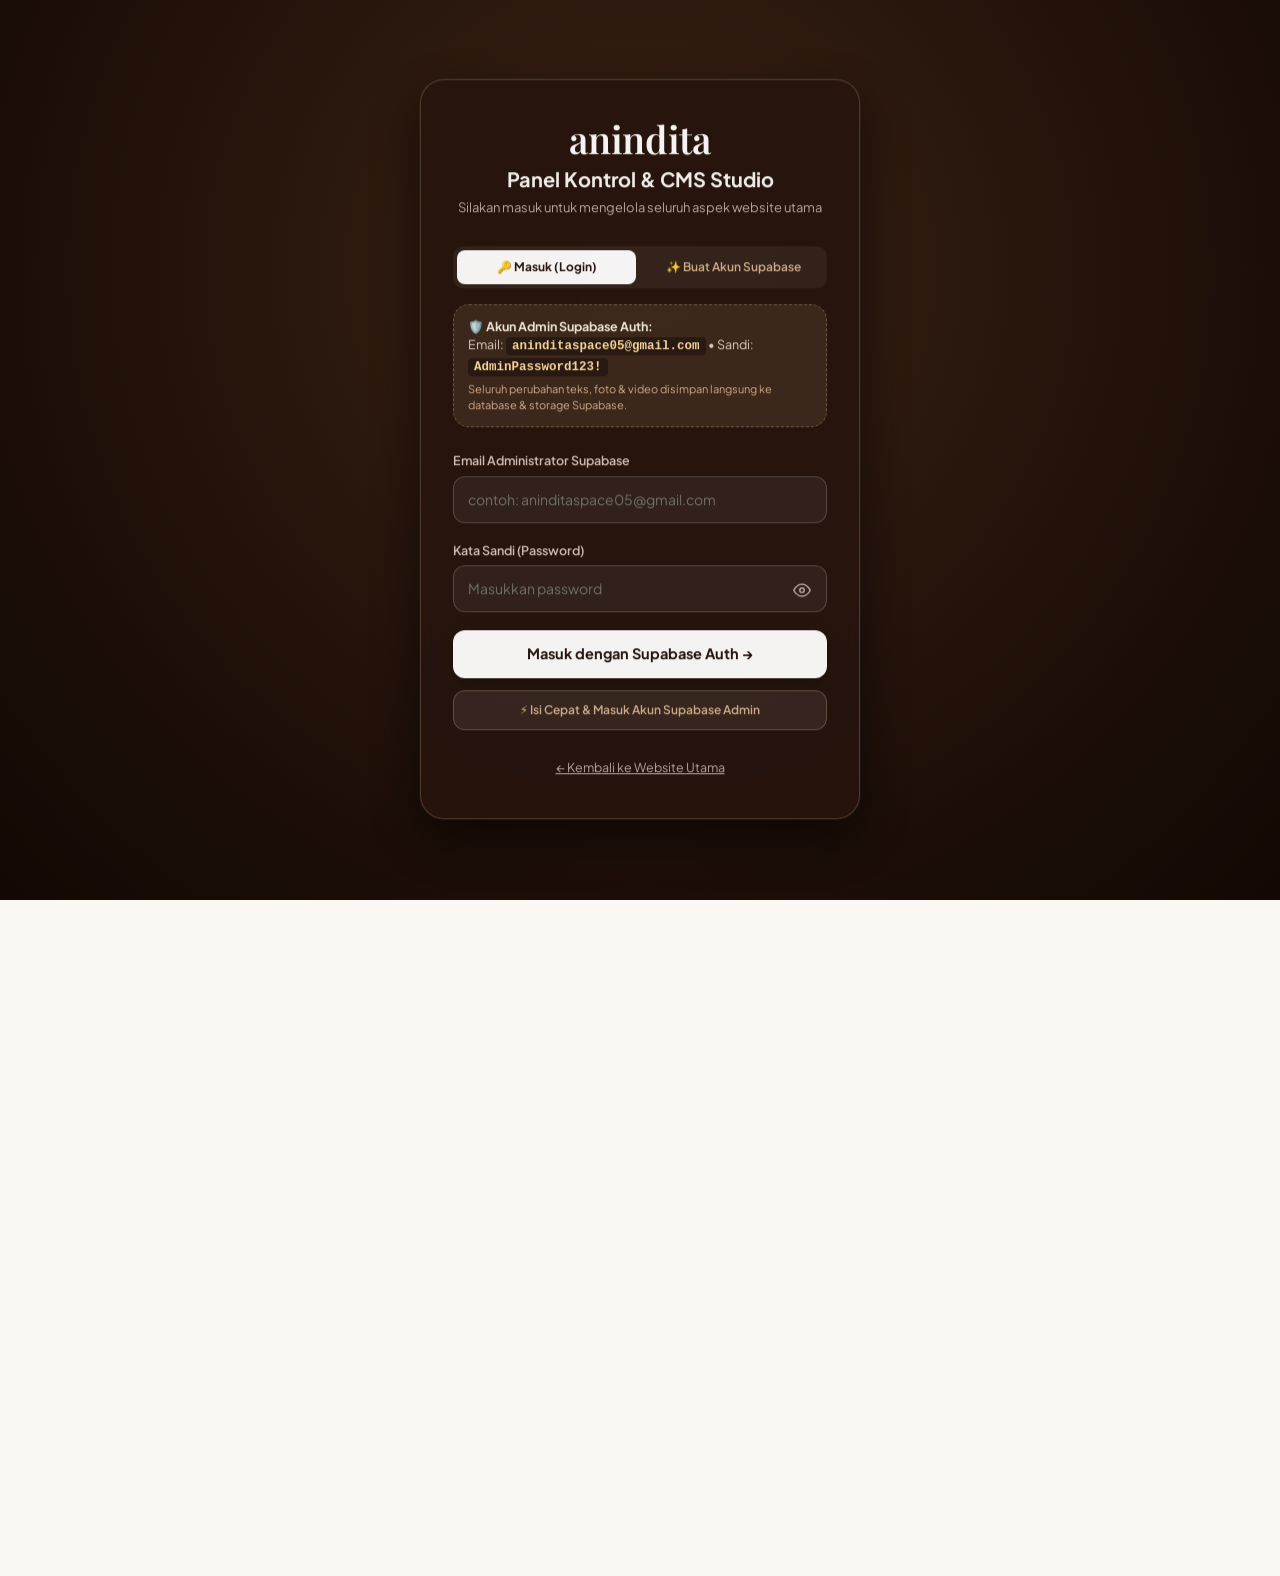
<file: landing-page/admin/index.html>
<!DOCTYPE html>
<html lang="id">
<head>
  <meta charset="UTF-8">
  <meta http-equiv="refresh" content="0; url=../dashboard.html">
  <title>Admin Dashboard Redirect</title>
</head>
<body>
  <p>Mengarahkan ke <a href="../dashboard.html">Dashboard Admin</a>...</p>
</body>
</html>
</file>
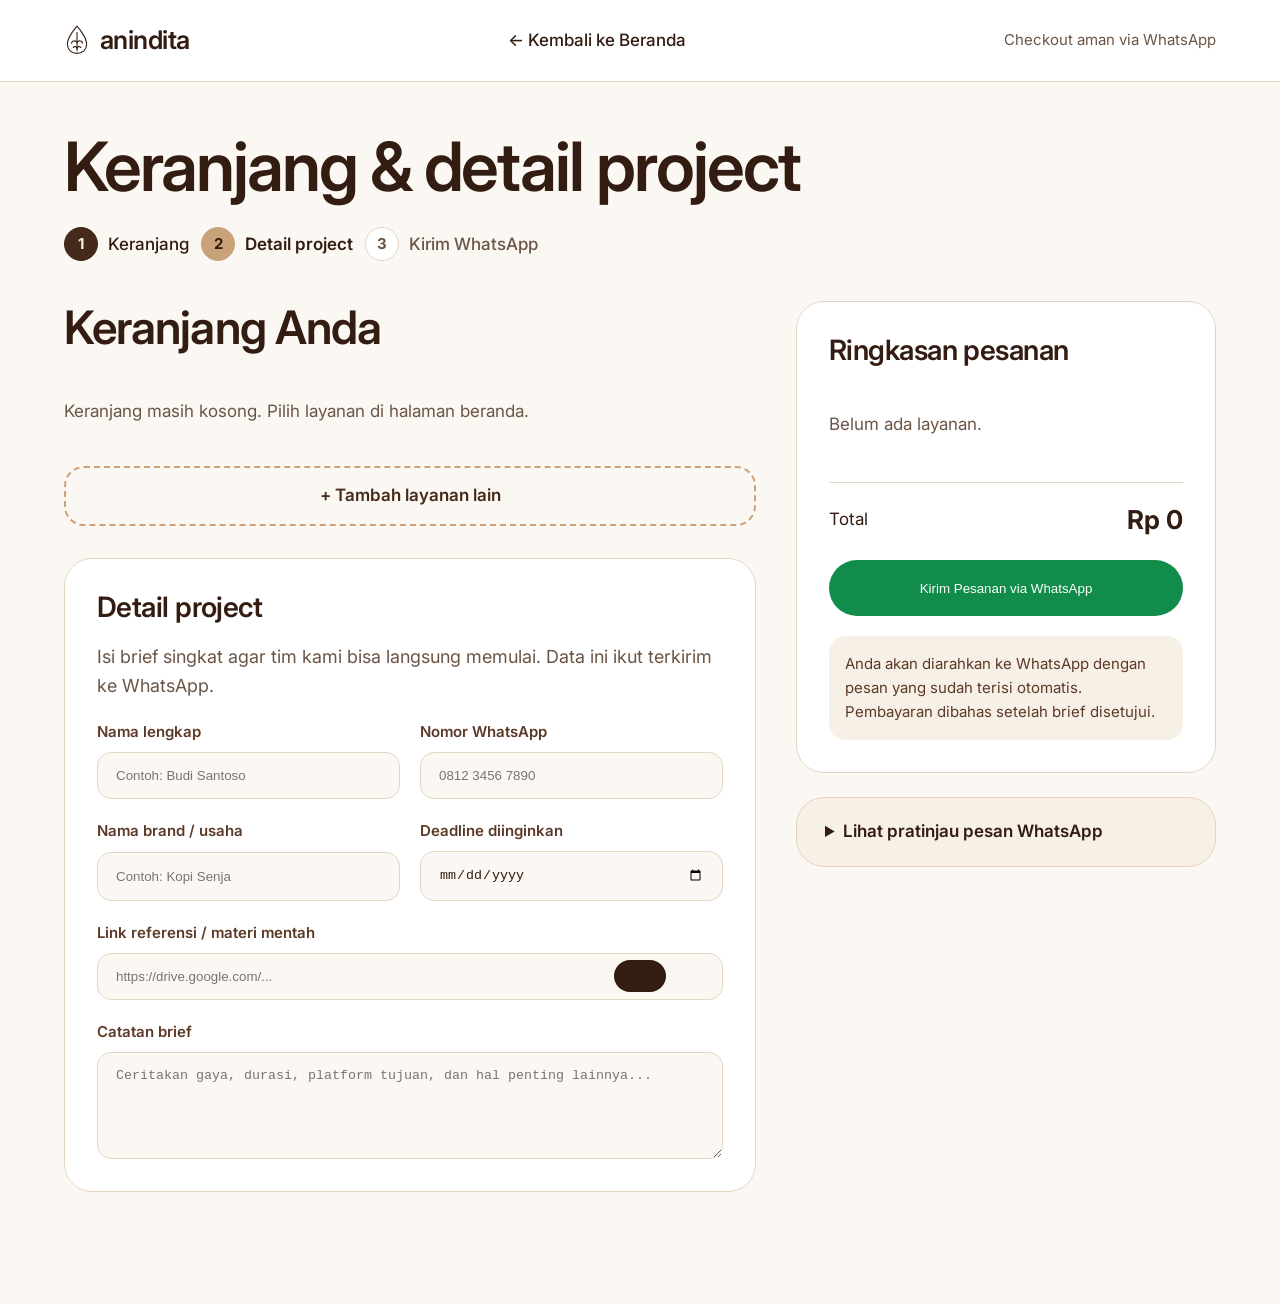
<file: checkout.html>
<!DOCTYPE html>
<html lang="id">
<head>
<meta charset="UTF-8">
<meta name="viewport" content="width=device-width, initial-scale=1">
<title>Checkout - Anindita Creative</title>
<link rel="preconnect" href="https://fonts.googleapis.com">
<link rel="preconnect" href="https://fonts.gstatic.com" crossorigin>
<link href="https://fonts.googleapis.com/css2?family=Inter:wght@400;500;600;700&display=swap" rel="stylesheet">
<link rel="stylesheet" href="css/style.css">
</head>
<body class="page-checkout">
<header class="top light">
  <div class="wrap bar">
    <a class="logo" href="index.html"><svg viewBox="0 0 48 56" width="26" height="30" fill="none" stroke="currentColor" stroke-width="2" stroke-linecap="round" stroke-linejoin="round" aria-hidden="true"><path d="M24 2C24 2 6 22 6 36c0 10 8 17 18 17s18-7 18-17C42 22 24 2 24 2Z"/><path d="M24 14v34"/><path d="M14 34c0-5 8-6 10-1 2-5 10-4 10 1"/><path d="M17 42c3-3 6-2 7 2 1-4 4-5 7-2"/></svg><span>anindita</span></a>
    <a class="back" href="index.html">&larr; Kembali ke Beranda</a>
    <span class="secure">Checkout aman via WhatsApp</span>
  </div>
</header>

<main class="wrap co">
  <div class="co-head">
    <h1>Keranjang & detail project</h1>
    <ol class="stepper" aria-label="Langkah checkout"><li class="done">Keranjang</li><li class="now">Detail project</li><li>Kirim WhatsApp</li></ol>
  </div>

  <div class="co-grid">
    <div class="co-left">
      <section aria-labelledby="h-cart">
        <h2 id="h-cart">Keranjang Anda</h2>
        <div id="cartList" class="cart-list"></div>
        <a class="add-more" href="index.html#layanan">+ Tambah layanan lain</a>
      </section>

      <form id="orderForm" class="panel" novalidate>
        <h2>Detail project</h2>
        <p class="sub">Isi brief singkat agar tim kami bisa langsung memulai. Data ini ikut terkirim ke WhatsApp.</p>
        <div class="f2">
          <label>Nama lengkap<input name="nama" autocomplete="name" placeholder="Contoh: Budi Santoso" required></label>
          <label>Nomor WhatsApp<input name="hp" type="tel" inputmode="tel" autocomplete="tel" placeholder="0812 3456 7890" required></label>
          <label>Nama brand / usaha<input name="brand" placeholder="Contoh: Kopi Senja"></label>
          <label>Deadline diinginkan<input name="deadline" type="date"></label>
        </div>
        <label>Link referensi / materi mentah<input name="link" type="url" placeholder="https://drive.google.com/..."></label>
        <label>Catatan brief<textarea name="catatan" rows="5" placeholder="Ceritakan gaya, durasi, platform tujuan, dan hal penting lainnya..."></textarea></label>
        <p class="err" id="formErr" role="alert" hidden></p>
      </form>
    </div>

    <aside class="co-right">
      <div class="panel sticky">
        <h2>Ringkasan pesanan</h2>
        <div id="sumList" class="sum-list"></div>
        <div class="sum total"><span>Total</span><strong data-total>Rp 0</strong></div>
        <button class="btn btn-wa wide" id="sendWa" type="button">Kirim Pesanan via WhatsApp</button>
        <p class="note">Anda akan diarahkan ke WhatsApp dengan pesan yang sudah terisi otomatis. Pembayaran dibahas setelah brief disetujui.</p>
      </div>
      <details class="panel preview"><summary>Lihat pratinjau pesan WhatsApp</summary><pre id="preview"></pre></details>
    </aside>
  </div>
</main>

<div class="toast" id="toast" role="status" aria-live="polite"></div>
<script src="js/main.js"></script>
</body>
</html>
</file>
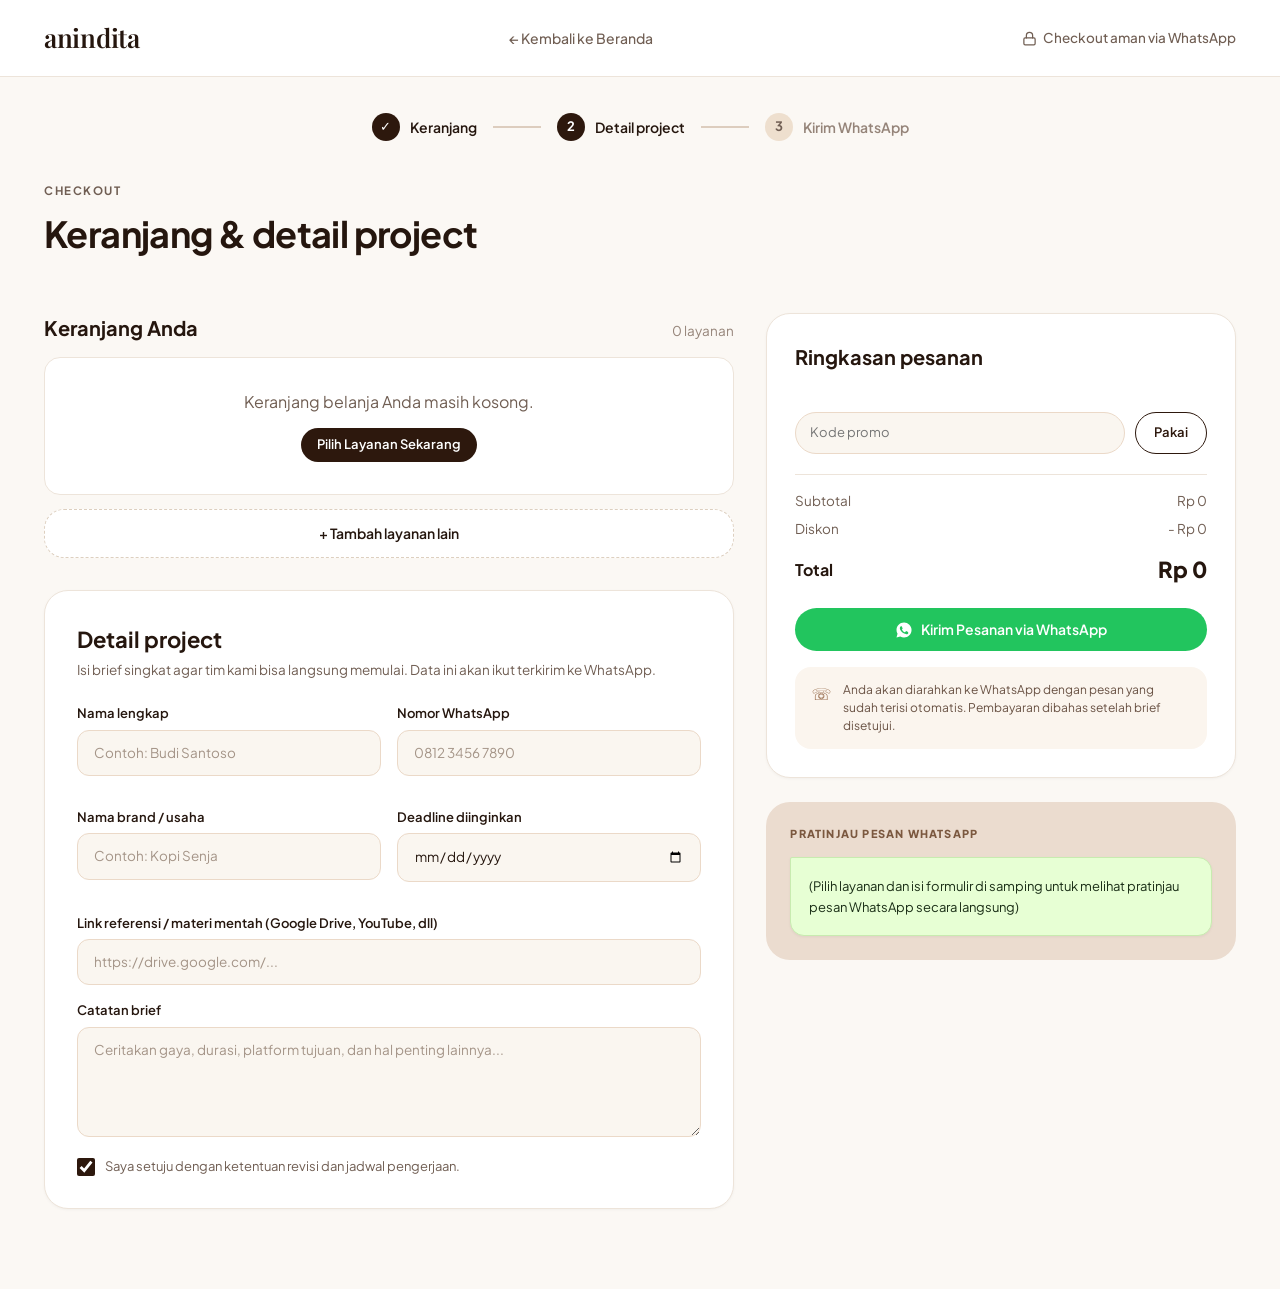
<file: landing-page/checkout.html>
<!DOCTYPE html>
<html lang="id">
<head>
  <meta charset="UTF-8">
  <meta name="viewport" content="width=device-width, initial-scale=1.0">
  <title>Checkout — Keranjang & Detail Project | anindita</title>
  <link rel="stylesheet" href="css/style.css">
  <link rel="icon" href="data:image/svg+xml,<svg xmlns=%22http://www.w3.org/2000/svg%22 viewBox=%220 0 100 100%22><text y=%22.9em%22 font-size=%2290%22 font-family=%22serif%22 fill=%22%2326160e%22>a</text></svg>">
</head>
<body class="page-checkout-body">

  <!-- Light Navbar matching 02 Checkout -->
  <header class="site-header light-nav">
    <div class="container">
      <div class="header-inner">
        <a href="index.html" class="wordmark dark" aria-label="anindita home">anindita</a>

        <a href="index.html" class="checkout-back-link">
          &larr; Kembali ke Beranda
        </a>

        <div class="header-secure-pill">
          <svg width="15" height="15" viewBox="0 0 24 24" fill="none" stroke="currentColor" stroke-width="2" stroke-linecap="round" stroke-linejoin="round">
            <rect x="3" y="11" width="18" height="11" rx="2" ry="2"></rect>
            <path d="M7 11V7a5 5 0 0 1 10 0v4"></path>
          </svg>
          Checkout aman via WhatsApp
        </div>
      </div>
    </div>
  </header>

  <main class="container">
    <div class="checkout-top-bar">
      <!-- Stepper Nav -->
      <nav class="stepper-nav" aria-label="Alur Checkout">
        <div class="stepper-step completed">
          <div class="step-circle">&#10003;</div>
          <span>Keranjang</span>
        </div>
        <div class="stepper-line"></div>
        <div class="stepper-step active">
          <div class="step-circle">2</div>
          <span>Detail project</span>
        </div>
        <div class="stepper-line"></div>
        <div class="stepper-step">
          <div class="step-circle">3</div>
          <span>Kirim WhatsApp</span>
        </div>
      </nav>

      <div class="checkout-header-title">
        <span class="eyebrow">CHECKOUT</span>
        <h1>Keranjang & detail project</h1>
      </div>
    </div>

    <!-- Main Checkout Grid -->
    <div class="checkout-grid">
      <!-- Left Column -->
      <div class="checkout-left-col">
        <!-- 1. Keranjang Anda -->
        <section class="checkout-cart-section" aria-labelledby="h-cart">
          <div class="cart-section-head">
            <h2 id="h-cart">Keranjang Anda</h2>
            <span class="count-info" id="checkoutItemCount">0 layanan</span>
          </div>

          <!-- Dynamic Item List -->
          <div id="checkoutCartList" style="display:flex; flex-direction:column; gap:12px;"></div>

          <!-- Dotted Add More Button -->
          <a href="index.html#layanan" class="btn btn-dashed">
            &plus; Tambah layanan lain
          </a>
        </section>

        <!-- 2. Detail Project Form -->
        <form class="form-card" id="projectBriefForm" novalidate>
          <div class="form-card-head">
            <h2>Detail project</h2>
            <p>Isi brief singkat agar tim kami bisa langsung memulai. Data ini akan ikut terkirim ke WhatsApp.</p>
          </div>

          <div class="form-row-2">
            <div class="form-group">
              <label class="form-label" for="inputNama">Nama lengkap</label>
              <input type="text" id="inputNama" class="form-input" placeholder="Contoh: Budi Santoso" required>
            </div>
            <div class="form-group">
              <label class="form-label" for="inputHp">Nomor WhatsApp</label>
              <input type="tel" id="inputHp" class="form-input" placeholder="0812 3456 7890" required>
            </div>
          </div>

          <div class="form-row-2">
            <div class="form-group">
              <label class="form-label" for="inputBrand">Nama brand / usaha</label>
              <input type="text" id="inputBrand" class="form-input" placeholder="Contoh: Kopi Senja">
            </div>
            <div class="form-group">
              <label class="form-label" for="inputDeadline">Deadline diinginkan</label>
              <input type="date" id="inputDeadline" class="form-input">
            </div>
          </div>

          <div class="form-group">
            <label class="form-label" for="inputLink">Link referensi / materi mentah (Google Drive, YouTube, dll)</label>
            <input type="url" id="inputLink" class="form-input" placeholder="https://drive.google.com/...">
          </div>

          <div class="form-group last">
            <label class="form-label" for="inputCatatan">Catatan brief</label>
            <textarea id="inputCatatan" class="form-textarea" placeholder="Ceritakan gaya, durasi, platform tujuan, dan hal penting lainnya..."></textarea>
          </div>

          <label class="form-checkbox-row">
            <input type="checkbox" id="checkAgree" class="form-checkbox" checked>
            <span>Saya setuju dengan ketentuan revisi dan jadwal pengerjaan.</span>
          </label>
        </form>
      </div>

      <!-- Right Column -->
      <aside class="checkout-right-col">
        <!-- Ringkasan Pesanan Card -->
        <div class="summary-card">
          <h3>Ringkasan pesanan</h3>

          <div class="summary-item-list" id="checkoutSummaryList">
            <!-- Dynamic summary items -->
          </div>

          <div class="promo-row">
            <input type="text" class="promo-input" id="promoInput" placeholder="Kode promo">
            <button type="button" class="promo-btn" id="promoApplyBtn">Pakai</button>
          </div>

          <div class="summary-divider"></div>

          <div class="summary-calc-row">
            <span>Subtotal</span>
            <span id="checkoutSubtotal">Rp 0</span>
          </div>
          <div class="summary-calc-row">
            <span>Diskon</span>
            <span id="checkoutDiscount">- Rp 0</span>
          </div>

          <div class="summary-total-row">
            <span class="label">Total</span>
            <span class="amount" id="checkoutTotal">Rp 0</span>
          </div>

          <button type="button" class="btn btn-wa btn-full" id="sendWaBtn">
            <svg width="18" height="18" viewBox="0 0 24 24" fill="currentColor">
              <path d="M12.031 2C6.496 2 2 6.496 2 12.031c0 1.8.477 3.553 1.385 5.105L2 22l4.984-1.332a9.975 9.975 0 0 0 5.047 1.363h.004c5.535 0 10.031-4.496 10.031-10.031 0-2.68-1.043-5.199-2.937-7.094A9.971 9.971 0 0 0 12.031 2zm5.82 14.184c-.246.688-1.422 1.316-1.957 1.398-.492.078-1.137.11-3.668-.934-2.73-1.129-4.508-3.902-4.645-4.086-.137-.184-1.109-1.477-1.109-2.812 0-1.336.703-1.996.953-2.266.246-.27.535-.336.715-.336.18 0 .36.004.516.012.164.008.383-.062.598.453.227.543.77 1.883.836 2.02.066.137.11.297.02.477-.09.18-.137.293-.27.453-.137.16-.289.36-.41.48-.137.137-.281.285-.121.562.16.273.711 1.172 1.527 1.898 1.051.934 1.938 1.223 2.215 1.36.277.137.441.117.605-.07.164-.188.703-.816.891-1.098.188-.281.375-.234.629-.141.254.094 1.617.762 1.895.902.277.141.465.211.535.328.07.117.07.68-.176 1.368z"/>
            </svg>
            Kirim Pesanan via WhatsApp
          </button>

          <div class="summary-notice-box">
            <span class="notice-icon" aria-hidden="true">&#9743;</span>
            <p class="notice-text">
              Anda akan diarahkan ke WhatsApp dengan pesan yang sudah terisi otomatis. Pembayaran dibahas setelah brief disetujui.
            </p>
          </div>
        </div>

        <!-- PRATINJAU PESAN WHATSAPP Card -->
        <div class="preview-card">
          <h4>PRATINJAU PESAN WHATSAPP</h4>
          <div class="wa-preview-bubble" id="waPreviewBubble">
            (Pilih layanan dan isi formulir di samping untuk melihat pratinjau pesan WhatsApp secara langsung)
          </div>
        </div>
      </aside>
    </div>
  </main>

  <!-- Scripts -->
  <script src="js/api.js"></script>
  <script src="js/cart.js"></script>
  <script src="js/checkout.js"></script>
</body>
</html>
</file>
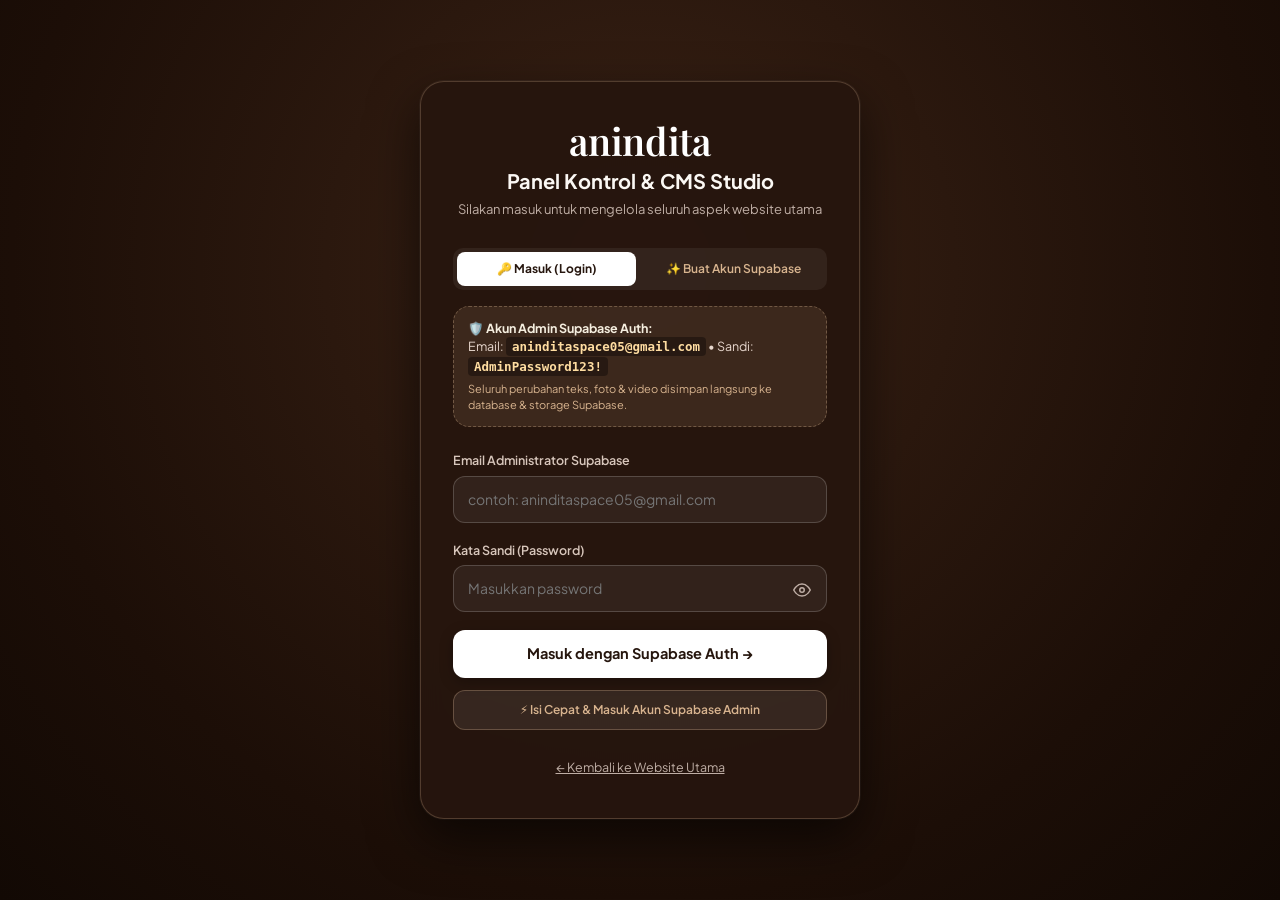
<file: landing-page/dashboard.html>
<!DOCTYPE html>
<html lang="id">
<head>
  <meta charset="UTF-8">
  <meta name="viewport" content="width=device-width, initial-scale=1.0">
  <title>Panel Admin CMS Studio — anindita</title>
  <link rel="stylesheet" href="css/style.css">
  <link rel="icon" href="data:image/svg+xml,<svg xmlns=%22http://www.w3.org/2000/svg%22 viewBox=%220 0 100 100%22><text y=%22.9em%22 font-size=%2290%22 font-family=%22serif%22 fill=%22%2326160e%22>a</text></svg>">
</head>
<body style="background: #faf6f1;">

  <!-- ==========================================================================
       1. LOGIN GATE VIEW (Ditampilkan jika belum login)
       ========================================================================== -->
  <div id="loginGateView" class="login-gate-wrap">
    <div class="login-card">
      <div class="login-header">
        <span class="wordmark light">anindita</span>
        <h2>Panel Kontrol & CMS Studio</h2>
        <p>Silakan masuk untuk mengelola seluruh aspek website utama</p>
      </div>

      <!-- Auth Mode Switcher -->
      <div style="display:flex; gap:8px; margin-bottom:16px; background:rgba(255,255,255,0.06); padding:4px; border-radius:10px;">
        <button type="button" id="tabLoginBtn" style="flex:1; padding:8px; border:none; border-radius:8px; background:#fff; color:#26160e; font-weight:700; font-size:12px; cursor:pointer;">🔑 Masuk (Login)</button>
        <button type="button" id="tabRegisterBtn" style="flex:1; padding:8px; border:none; border-radius:8px; background:transparent; color:#d8b48f; font-weight:600; font-size:12px; cursor:pointer;">✨ Buat Akun Supabase</button>
      </div>

      <div class="login-credential-badge">
        <strong>🛡️ Akun Admin Supabase Auth:</strong><br>
        Email: <code>aninditaspace05@gmail.com</code> &bull; Sandi: <code>AdminPassword123!</code><br>
        <div style="margin-top:4px; font-size:11px; color:#d8b48f;">Seluruh perubahan teks, foto &amp; video disimpan langsung ke database &amp; storage Supabase.</div>
      </div>

      <div id="loginErrorBox" class="login-error-msg" style="display:none;"></div>
      <div id="loginSuccessBox" class="login-error-msg" style="display:none; background:#ecfdf5; color:#065f46; border:1px solid #a7f3d0;"></div>

      <!-- Login Form -->
      <form id="adminLoginForm">
        <div class="form-group-login">
          <label for="loginUsername">Email Administrator Supabase</label>
          <input type="email" id="loginUsername" class="form-input-login" placeholder="contoh: aninditaspace05@gmail.com" required autocomplete="username">
        </div>

        <div class="form-group-login">
          <label for="loginPassword">Kata Sandi (Password)</label>
          <input type="password" id="loginPassword" class="form-input-login" placeholder="Masukkan password" required autocomplete="current-password">
          <button type="button" class="password-toggle-btn" id="togglePasswordBtn" aria-label="Lihat kata sandi">
            <svg width="18" height="18" viewBox="0 0 24 24" fill="none" stroke="currentColor" stroke-width="2" stroke-linecap="round" stroke-linejoin="round">
              <path d="M1 12s4-8 11-8 11 8 11 8-4 8-11 8-11-8-11-8z"></path>
              <circle cx="12" cy="12" r="3"></circle>
            </svg>
          </button>
        </div>

        <button type="submit" class="btn-login-submit" id="loginSubmitBtn">
          Masuk dengan Supabase Auth &rarr;
        </button>

        <div style="display:flex; gap:8px; margin-top:12px;">
          <button type="button" class="btn-quick-fill" id="quickLoginSbBtn" style="flex:1; margin-top:0; font-size:12px;">
            ⚡ Isi Cepat &amp; Masuk Akun Supabase Admin
          </button>
        </div>
      </form>

      <!-- Register Form -->
      <form id="adminRegisterForm" style="display:none;">
        <div class="form-group-login">
          <label for="regEmail">Alamat Email Administrator</label>
          <input type="email" id="regEmail" class="form-input-login" placeholder="admin@domain.com" required autocomplete="email">
        </div>

        <div class="form-group-login">
          <label for="regFullName">Nama Lengkap</label>
          <input type="text" id="regFullName" class="form-input-login" placeholder="Administrator Anindita" required>
        </div>

        <div class="form-group-login">
          <label for="regPassword">Kata Sandi (Min. 6 Karakter)</label>
          <input type="password" id="regPassword" class="form-input-login" placeholder="Kata sandi aman" required minlength="6" autocomplete="new-password">
        </div>

        <button type="submit" class="btn-login-submit" id="regSubmitBtn" style="background:#22c55e;">
          Daftarkan Akun Supabase &rarr;
        </button>
      </form>

      <div style="text-align: center; margin-top: 24px;">
        <a href="index.html" style="font-size: 12.5px; color: #bfaea5; text-decoration: underline;">&larr; Kembali ke Website Utama</a>
      </div>
    </div>
  </div>

  <!-- ==========================================================================
       2. ADMIN CMS WORKSPACE VIEW (Ditampilkan setelah berhasil login)
       ========================================================================== -->
  <div id="adminWorkspaceView" class="admin-layout" style="display: none;">

    <!-- Mobile Navigation Tab Bar (Hanya tampil di tablet & hp) -->
    <div class="admin-mobile-tabs" id="adminMobileTabs">
      <button type="button" class="admin-nav-item active" data-tab="orders">📋 Pesanan</button>
      <button type="button" class="admin-nav-item" data-tab="brand">🏷️ Brand</button>
      <button type="button" class="admin-nav-item" data-tab="hero">🌟 Hero & Stats</button>
      <button type="button" class="admin-nav-item" data-tab="services">💼 Layanan</button>
      <button type="button" class="admin-nav-item" data-tab="portfolio">🎨 Portofolio</button>
      <button type="button" class="admin-nav-item" data-tab="about">ℹ️ Tentang & Alur</button>
      <button type="button" class="admin-nav-item" data-tab="testimonials">💬 Testimoni</button>
      <button type="button" class="admin-nav-item" data-tab="cta">📢 CTA & Footer</button>
      <button type="button" class="admin-nav-item" data-tab="security">🔐 Password</button>
    </div>

    <!-- Desktop Sidebar -->
    <aside class="admin-sidebar">
      <div class="admin-sidebar-brand">
        <a href="index.html" target="_blank" class="wordmark light">anindita</a>
        <small>CMS STUDIO &bull; PENGELOLA WEBSITE</small>
      </div>

      <nav class="admin-nav" id="adminDesktopNav">
        <a href="#orders" class="admin-nav-item active" data-tab="orders">
          <svg width="18" height="18" viewBox="0 0 24 24" fill="none" stroke="currentColor" stroke-width="2"><path d="M14 2H6a2 2 0 0 0-2 2v16a2 2 0 0 0 2 2h12a2 2 0 0 0 2-2V8z"></path><polyline points="14 2 14 8 20 8"></polyline><line x1="16" y1="13" x2="8" y2="13"></line><line x1="16" y1="17" x2="8" y2="17"></line></svg>
          Pesanan & Brief Klien
        </a>

        <a href="#brand" class="admin-nav-item" data-tab="brand">
          <svg width="18" height="18" viewBox="0 0 24 24" fill="none" stroke="currentColor" stroke-width="2"><path d="M20.59 13.41l-7.17 7.17a2 2 0 0 1-2.83 0L2 12V2h10l8.59 8.59a2 2 0 0 1 0 2.82z"></path><line x1="7" y1="7" x2="7.01" y2="7"></line></svg>
          Identitas Brand & Kontak
        </a>

        <a href="#hero" class="admin-nav-item" data-tab="hero">
          <svg width="18" height="18" viewBox="0 0 24 24" fill="none" stroke="currentColor" stroke-width="2"><polygon points="12 2 15.09 8.26 22 9.27 17 14.14 18.18 21.02 12 17.77 5.82 21.02 7 14.14 2 9.27 8.91 8.26 12 2"></polygon></svg>
          Hero, Stats & Video Kartu
        </a>

        <a href="#services" class="admin-nav-item" data-tab="services">
          <svg width="18" height="18" viewBox="0 0 24 24" fill="none" stroke="currentColor" stroke-width="2"><rect x="2" y="7" width="20" height="14" rx="2" ry="2"></rect><path d="M16 21V5a2 2 0 0 0-2-2h-4a2 2 0 0 0-2 2v16"></path></svg>
          Layanan & Tarif Harga
        </a>

        <a href="#portfolio" class="admin-nav-item" data-tab="portfolio">
          <svg width="18" height="18" viewBox="0 0 24 24" fill="none" stroke="currentColor" stroke-width="2"><rect x="3" y="3" width="18" height="18" rx="2" ry="2"></rect><circle cx="8.5" cy="8.5" r="1.5"></circle><polyline points="21 15 16 10 5 21"></polyline></svg>
          Portofolio & Galeri Karya
        </a>

        <a href="#about" class="admin-nav-item" data-tab="about">
          <svg width="18" height="18" viewBox="0 0 24 24" fill="none" stroke="currentColor" stroke-width="2"><circle cx="12" cy="12" r="10"></circle><line x1="12" y1="16" x2="12" y2="12"></line><line x1="12" y1="8" x2="12.01" y2="8"></line></svg>
          Tentang Kami & Alur Kerja
        </a>

        <a href="#testimonials" class="admin-nav-item" data-tab="testimonials">
          <svg width="18" height="18" viewBox="0 0 24 24" fill="none" stroke="currentColor" stroke-width="2"><path d="M21 15a2 2 0 0 1-2 2H7l-4 4V5a2 2 0 0 1 2-2h14a2 2 0 0 1 2 2z"></path></svg>
          Testimoni Klien
        </a>

        <a href="#cta" class="admin-nav-item" data-tab="cta">
          <svg width="18" height="18" viewBox="0 0 24 24" fill="none" stroke="currentColor" stroke-width="2"><path d="M22 16.92v3a2 2 0 0 1-2.18 2 19.79 19.79 0 0 1-8.63-3.07 19.5 19.5 0 0 1-6-6 19.79 19.79 0 0 1-3.07-8.67A2 2 0 0 1 4.11 2h3a2 2 0 0 1 2 1.72 12.84 12.84 0 0 0 .7 2.81 2 2 0 0 1-.45 2.11L8.09 9.91a16 16 0 0 0 6 6l1.27-1.27a2 2 0 0 1 2.11-.45 12.84 12.84 0 0 0 2.81.7A2 2 0 0 1 22 16.92z"></path></svg>
          Banner Ajakan & Footer
        </a>

        <a href="#security" class="admin-nav-item" data-tab="security">
          <svg width="18" height="18" viewBox="0 0 24 24" fill="none" stroke="currentColor" stroke-width="2"><rect x="3" y="11" width="18" height="11" rx="2" ry="2"></rect><path d="M7 11V7a5 5 0 0 1 10 0v4"></path></svg>
          Ganti Akun & Password
        </a>
      </nav>

      <div class="admin-user-bottom">
        <div style="display:flex; align-items:center; gap:10px;">
          <div class="author-avatar" style="width:34px; height:34px; font-size:12px;">A</div>
          <div>
            <div style="font-size:13px; font-weight:700;" id="userBadgeName">Administrator</div>
            <div style="font-size:11px; color:#a48e82;" id="userRoleBadge">Supabase Auth &bull; Logged In</div>
          </div>
        </div>
        <button type="button" id="logoutBtn" class="btn btn-outline-white btn-sm" style="padding:4px 8px; font-size:11px;" title="Keluar dari sesi admin">Keluar</button>
      </div>
    </aside>

    <!-- Main Workspace Area -->
    <main class="admin-main">
      <header class="admin-topbar">
        <div>
          <div style="display:flex; align-items:center; gap:10px; margin-bottom:4px;">
            <span class="eyebrow" style="margin-bottom:0;">PANEL KONTROL CMS LENGKAP</span>
            <span id="supabaseStatusBadge" style="display:inline-flex; align-items:center; gap:6px; font-size:11px; font-weight:700; padding:3px 10px; border-radius:999px; background:#fef3c7; color:#92400e; border:1px solid #fde68a;">
              <span id="supabaseStatusDot" style="width:7px; height:7px; border-radius:50%; background:#f59e0b;"></span>
              <span id="supabaseStatusText">Database: Memeriksa...</span>
            </span>
          </div>
          <h1 id="topbarTitle">Manajemen Pesanan & Brief Klien</h1>
        </div>
        <div style="display:flex; gap:10px; align-items:center; flex-wrap:wrap;">
          <a href="index.html" target="_blank" rel="noopener" class="btn btn-outline-dark btn-sm">👁️ Lihat Web Klien ↗</a>
          <button type="button" class="btn btn-dark btn-sm" id="btnSaveMasterTop">💾 Simpan Perubahan</button>
        </div>
      </header>

      <!-- Layperson Banner Guidance -->
      <div class="cms-top-banner">
        <div>
          <strong>💡 Tips Penggunaan untuk Pemilik Web:</strong>
          <p>Anda dapat mengubah teks, harga, foto, video, maupun layanan kapan saja. Setelah mengubah, klik tombol <strong>"Simpan Perubahan"</strong> di kanan atas atau bawah layar.</p>
        </div>
        <button type="button" class="btn btn-outline-dark btn-sm" id="btnResetDefaultPrompt" style="white-space:nowrap; background:#fff;">🔄 Reset ke Bawaan</button>
      </div>

      <!-- ================================================================
           TAB 1: PESANAN & BRIEF
           ================================================================ -->
      <div id="pane-orders" class="cms-tab-pane">
        <!-- Stats Grid -->
        <section class="admin-stats-grid">
          <div class="admin-stat-card">
            <span class="stat-title">Total Pesanan</span>
            <strong class="stat-num" id="statTotalOrders">0</strong>
          </div>
          <div class="admin-stat-card">
            <span class="stat-title">Menunggu WhatsApp</span>
            <strong class="stat-num" id="statPendingWa">0</strong>
          </div>
          <div class="admin-stat-card">
            <span class="stat-title">Sedang Dikerjakan</span>
            <strong class="stat-num" id="statProcessing">0</strong>
          </div>
          <div class="admin-stat-card">
            <span class="stat-title">Estimasi Nilai Proyek</span>
            <strong class="stat-num" id="statRevenue" style="color:#22c55e;">Rp 0</strong>
          </div>
        </section>

        <section class="admin-table-card">
          <div class="admin-table-head">
            <h2 style="font-size:18px; font-weight:700;">Daftar Pesanan & Brief Masuk</h2>
            <input type="text" id="orderSearchInput" class="form-input" placeholder="Cari nama klien / brand..." style="max-width:240px; padding:6px 12px; font-size:13px;">
          </div>

          <div style="overflow-x:auto;">
            <table class="admin-table">
              <thead>
                <tr>
                  <th>ID Pesanan</th>
                  <th>Klien & Brand</th>
                  <th>Layanan</th>
                  <th>Total</th>
                  <th>Deadline</th>
                  <th>Status</th>
                  <th>Aksi</th>
                </tr>
              </thead>
              <tbody id="ordersTableBody">
                <!-- Populated dynamically -->
              </tbody>
            </table>
          </div>
        </section>
      </div>

      <!-- ================================================================
           TAB 2: IDENTITAS BRAND & KONTAK
           ================================================================ -->
      <div id="pane-brand" class="cms-tab-pane" style="display: none;">
        <div class="cms-section-card">
          <div class="cms-card-header">
            <div>
              <h2>Informasi Brand & Identitas Studio</h2>
              <p>Mengubah nama brand, tagline, dan informasi dasar studio.</p>
            </div>
          </div>

          <div class="cms-form-grid-2">
            <div class="cms-form-group">
              <label class="cms-label" for="brandName">Nama Wordmark Logo <span class="cms-label-badge">Wajib</span></label>
              <input type="text" id="brandName" class="cms-input" placeholder="contoh: anindita">
              <div class="cms-hint">Teks logo huruf kecil yang muncul di header dan footer.</div>
            </div>

            <div class="cms-form-group">
              <label class="cms-label" for="brandFullName">Nama Lengkap Studio</label>
              <input type="text" id="brandFullName" class="cms-input" placeholder="contoh: Anindita Creative">
              <div class="cms-hint">Nama resmi perusahaan / studio kreatif.</div>
            </div>
          </div>

          <div class="cms-form-group">
            <label class="cms-label" for="brandTagline">Tagline Studio</label>
            <input type="text" id="brandTagline" class="cms-input" placeholder="contoh: CREATIVE AGENCY BERBASIS PROJECT">
            <div class="cms-hint">Muncul di atas headline utama (eyebrow pill).</div>
          </div>

          <div class="cms-form-group">
            <label class="cms-label" for="brandCopyright">Teks Hak Cipta (Footer)</label>
            <input type="text" id="brandCopyright" class="cms-input" placeholder="contoh: &copy; 2026 Anindita Creative. Seluruh hak cipta dilindungi.">
            <div class="cms-hint">Ditampilkan di baris paling bawah halaman website.</div>
          </div>
        </div>

        <div class="cms-section-card">
          <div class="cms-card-header">
            <div>
              <h2>Kontak & Media Sosial</h2>
              <p>Nomor WhatsApp tujuan order klien, email, dan akun Instagram.</p>
            </div>
          </div>

          <div class="cms-form-grid-2">
            <div class="cms-form-group">
              <label class="cms-label" for="brandWaNum">Nomor WhatsApp API (Kode Negara 62) <span class="cms-label-badge">Wajib</span></label>
              <input type="text" id="brandWaNum" class="cms-input" placeholder="contoh: 6285733812033">
              <div class="cms-hint">Awali dengan 62 (tanpa tanda + atau spasi). Digunakan saat klien klik tombol chat.</div>
            </div>

            <div class="cms-form-group">
              <label class="cms-label" for="brandWaDisplay">Tampilan Nomor WhatsApp</label>
              <input type="text" id="brandWaDisplay" class="cms-input" placeholder="contoh: 0857-3381-2033">
              <div class="cms-hint">Format yang enak dibaca pengunjung di bagian footer.</div>
            </div>
          </div>

          <div class="cms-form-grid-2">
            <div class="cms-form-group">
              <label class="cms-label" for="brandEmail">Alamat Email</label>
              <input type="email" id="brandEmail" class="cms-input" placeholder="contoh: hello@anindita.id">
            </div>

            <div class="cms-form-group">
              <label class="cms-label" for="brandInstagram">Handle Instagram</label>
              <input type="text" id="brandInstagram" class="cms-input" placeholder="contoh: @anindita.creative">
            </div>
          </div>

          <div class="cms-form-group">
            <label class="cms-label" for="brandInstagramUrl">URL Link Instagram</label>
            <input type="url" id="brandInstagramUrl" class="cms-input" placeholder="contoh: https://instagram.com/anindita.creative">
          </div>
        </div>
      </div>

      <!-- ================================================================
           TAB 3: HERO, STATS & VIDEO KARTU
           ================================================================ -->
      <div id="pane-hero" class="cms-tab-pane" style="display: none;">
        <div class="cms-section-card">
          <div class="cms-card-header">
            <div>
              <h2>Teks Utama Bagian Atas (Hero Section)</h2>
              <p>Kalimat pertama yang dilihat calon klien saat membuka website.</p>
            </div>
          </div>

          <div class="cms-form-group">
            <label class="cms-label" for="heroTitle">Judul Headline Utama (Mendukung &lt;br&gt; untuk baris baru)</label>
            <textarea id="heroTitle" class="cms-textarea" rows="3" placeholder="contoh: Kami mengubah ide&lt;br&gt;menjadi karya visual&lt;br&gt;yang bercerita."></textarea>
            <div class="cms-hint">Gunakan &lt;br&gt; jika ingin membuat baris baru agar tampil berirama seperti desain asli.</div>
          </div>

          <div class="cms-form-group">
            <label class="cms-label" for="heroDesc">Paragraf Deskripsi Singkat</label>
            <textarea id="heroDesc" class="cms-textarea" rows="3" placeholder="contoh: Edit video, edit feed, videographer, hingga 3D text movement..."></textarea>
          </div>
        </div>

        <!-- 3 Angka Statistik -->
        <div class="cms-section-card">
          <div class="cms-card-header">
            <div>
              <h2>3 Angka Statistik Pencapaian</h2>
              <p>Bukti kredibilitas studio yang tampil tepat di bawah tombol Hero.</p>
            </div>
          </div>

          <div class="cms-form-grid-3">
            <div class="cms-form-group" style="background:#faf6f1; padding:14px; border-radius:12px;">
              <label class="cms-label" for="statVal1">Statistik 1: Angka</label>
              <input type="text" id="statVal1" class="cms-input" placeholder="150+">
              <label class="cms-label" for="statLbl1" style="margin-top:8px;">Keterangan</label>
              <input type="text" id="statLbl1" class="cms-input" placeholder="Project selesai">
            </div>

            <div class="cms-form-group" style="background:#faf6f1; padding:14px; border-radius:12px;">
              <label class="cms-label" for="statVal2">Statistik 2: Angka</label>
              <input type="text" id="statVal2" class="cms-input" placeholder="60+">
              <label class="cms-label" for="statLbl2" style="margin-top:8px;">Keterangan</label>
              <input type="text" id="statLbl2" class="cms-input" placeholder="Klien puas">
            </div>

            <div class="cms-form-group" style="background:#faf6f1; padding:14px; border-radius:12px;">
              <label class="cms-label" for="statVal3">Statistik 3: Angka</label>
              <input type="text" id="statVal3" class="cms-input" placeholder="5">
              <label class="cms-label" for="statLbl3" style="margin-top:8px;">Keterangan</label>
              <input type="text" id="statLbl3" class="cms-input" placeholder="Layanan kreatif">
            </div>
          </div>
        </div>

        <!-- 4 Kartu Showcase Video Hero -->
        <div class="cms-section-card">
          <div class="cms-card-header">
            <div>
              <h2>4 Kartu Showcase Visual di Samping Hero</h2>
              <p>Kartu video bertingkat (staggered) di sebelah kanan hero. Anda bisa mengganti judul, label, gradasi, atau mengunggah video/foto asli.</p>
            </div>
          </div>

          <div class="cms-items-grid" id="heroShowcaseEditorGrid">
            <!-- Dynamically populated 4 showcase cards -->
          </div>
        </div>

        <!-- Ticker Teks Berjalan -->
        <div class="cms-section-card">
          <div class="cms-card-header">
            <div>
              <h2>Pita Teks Berjalan (Marquee Strip)</h2>
              <p>Kata kunci layanan yang bergerak terus menerus di bawah Hero.</p>
            </div>
          </div>

          <div class="cms-form-group">
            <label class="cms-label" for="tickerInput">Daftar Kata (Pisahkan dengan koma)</label>
            <input type="text" id="tickerInput" class="cms-input" placeholder="EDIT VIDEO, EDIT FEED, VIDEOGRAPHER, 3D TEXT MOVEMENT, MOTION GRAPHIC">
            <div class="cms-hint">Tiap kata akan dipisahkan otomatis menjadi strip berjalan.</div>
          </div>
        </div>
      </div>

      <!-- ================================================================
           TAB 4: LAYANAN & TARIF
           ================================================================ -->
      <div id="pane-services" class="cms-tab-pane" style="display: none;">
        <div class="cms-section-card">
          <div class="cms-card-header">
            <div>
              <h2>Daftar Layanan & Paket Harga</h2>
              <p>Layanan yang dapat dipilih klien untuk dimasukkan ke keranjang belanja.</p>
            </div>
            <button type="button" class="btn btn-dark btn-sm" id="btnAddNewService">&plus; Tambah Layanan Baru</button>
          </div>

          <div class="cms-items-grid" id="servicesCardsList">
            <!-- Rendered by js/dashboard.js -->
          </div>
        </div>
      </div>

      <!-- ================================================================
           TAB 5: PORTOFOLIO & GALERI
           ================================================================ -->
      <div id="pane-portfolio" class="cms-tab-pane" style="display: none;">
        <div class="cms-section-card">
          <div class="cms-card-header">
            <div>
              <h2>Galeri Karya & Portofolio</h2>
              <p>Tampilkan hasil karya terbaik studio Anda. Anda bisa mengunggah video MP4 atau foto karya.</p>
            </div>
            <button type="button" class="btn btn-dark btn-sm" id="btnAddNewPortfolio">&plus; Tambah Karya Baru</button>
          </div>

          <div class="cms-items-grid" id="portfolioCardsList">
            <!-- Rendered by js/dashboard.js -->
          </div>
        </div>
      </div>

      <!-- ================================================================
           TAB 6: TENTANG KAMI & PROSES
           ================================================================ -->
      <div id="pane-about" class="cms-tab-pane" style="display: none;">
        <div class="cms-section-card">
          <div class="cms-card-header">
            <div>
              <h2>Bagian "Tentang Kami"</h2>
              <p>Cerita studio dan 4 nilai keunggulan utama.</p>
            </div>
          </div>

          <div class="cms-form-group">
            <label class="cms-label" for="aboutTitle">Judul Bagian Tentang</label>
            <input type="text" id="aboutTitle" class="cms-input" placeholder="Studio kreatif yang berfokus pada hasil setiap project.">
          </div>

          <div class="cms-form-group">
            <label class="cms-label" for="aboutDesc">Deskripsi Cerita Studio</label>
            <textarea id="aboutDesc" class="cms-textarea" rows="3"></textarea>
          </div>

          <h3 style="font-size:15px; font-weight:700; margin:20px 0 12px 0;">4 Keunggulan Studio:</h3>
          <div class="cms-form-grid-2" id="aboutFeaturesContainer">
            <!-- Filled dynamically -->
          </div>
        </div>

        <div class="cms-section-card">
          <div class="cms-card-header">
            <div>
              <h2>Bagian "Proses Kerja" (4 Langkah Terarah)</h2>
              <p>Tahapan alur kerja dari konsultasi awal hingga pengiriman file final.</p>
            </div>
          </div>

          <div class="cms-form-group">
            <label class="cms-label" for="processTitle">Judul Proses Kerja</label>
            <input type="text" id="processTitle" class="cms-input" placeholder="Dari chat pertama sampai hasil akhir, semuanya terarah.">
          </div>

          <div class="cms-form-grid-2" id="processStepsContainer">
            <!-- Filled dynamically -->
          </div>
        </div>
      </div>

      <!-- ================================================================
           TAB 7: TESTIMONI KLIEN
           ================================================================ -->
      <div id="pane-testimonials" class="cms-tab-pane" style="display: none;">
        <div class="cms-section-card">
          <div class="cms-card-header">
            <div>
              <h2>Ulasan & Testimoni Klien</h2>
              <p>Komentar dan ulasan bintang dari klien yang pernah menggunakan jasa studio.</p>
            </div>
            <button type="button" class="btn btn-dark btn-sm" id="btnAddNewTestimonial">&plus; Tambah Testimoni Baru</button>
          </div>

          <div class="cms-items-grid" id="testimonialsCardsList">
            <!-- Rendered by js/dashboard.js -->
          </div>
        </div>
      </div>

      <!-- ================================================================
           TAB 8: BANNER CTA & FOOTER
           ================================================================ -->
      <div id="pane-cta" class="cms-tab-pane" style="display: none;">
        <div class="cms-section-card">
          <div class="cms-card-header">
            <div>
              <h2>Banner Ajakan (Call to Action)</h2>
              <p>Bagian kartu ajakan berwarna tembaga di bawah halaman sebelum footer.</p>
            </div>
          </div>

          <div class="cms-form-group">
            <label class="cms-label" for="ctaTitle">Judul Banner Ajakan</label>
            <input type="text" id="ctaTitle" class="cms-input" placeholder="Punya project? Ayo kita bicarakan.">
          </div>

          <div class="cms-form-group">
            <label class="cms-label" for="ctaDesc">Teks Penjelasan Ajakan</label>
            <textarea id="ctaDesc" class="cms-textarea" rows="2" placeholder="Pilih layanan, isi brief singkat, dan pesanan Anda langsung terkirim ke WhatsApp kami."></textarea>
          </div>

          <div class="cms-form-grid-2">
            <div class="cms-form-group">
              <label class="cms-label" for="ctaBtnWa">Teks Tombol WhatsApp</label>
              <input type="text" id="ctaBtnWa" class="cms-input" placeholder="Chat via WhatsApp">
            </div>

            <div class="cms-form-group">
              <label class="cms-label" for="ctaBtnCart">Teks Tombol Keranjang</label>
              <input type="text" id="ctaBtnCart" class="cms-input" placeholder="Buka Keranjang">
            </div>
          </div>
        </div>
      </div>

      <!-- ================================================================
           TAB 9: GANTI PASSWORD ADMIN
           ================================================================ -->
      <div id="pane-security" class="cms-tab-pane" style="display: none;">
        <div class="cms-section-card" style="max-width: 520px;">
          <div class="cms-card-header">
            <div>
              <h2>Pengaturan Akun & Kata Sandi</h2>
              <p>Perbarui username dan password akun admin Anda.</p>
            </div>
          </div>

          <form id="changePasswordForm">
            <div class="cms-form-group">
              <label class="cms-label" for="newUsernameInput">Nama Pengguna Baru</label>
              <input type="text" id="newUsernameInput" class="cms-input" required value="admin">
            </div>

            <div class="cms-form-group">
              <label class="cms-label" for="newPasswordInput">Kata Sandi Baru</label>
              <input type="password" id="newPasswordInput" class="cms-input" placeholder="Minimal 6 karakter" required minlength="6">
            </div>

            <div class="cms-form-group">
              <label class="cms-label" for="confirmPasswordInput">Ulangi Kata Sandi Baru</label>
              <input type="password" id="confirmPasswordInput" class="cms-input" placeholder="Ketik ulang kata sandi" required minlength="6">
            </div>

            <button type="submit" class="btn btn-dark" style="margin-top:10px;">Perbarui Akun Admin</button>
          </form>
        </div>
      </div>

    </main>

    <!-- Floating Save Master Action Bar -->
    <div class="cms-floating-bar" id="cmsFloatingBar">
      <span>✨ Siap memperbarui website?</span>
      <a href="index.html" target="_blank" rel="noopener" class="btn-preview-web">👁️ Lihat Web ↗</a>
      <button type="button" class="btn-save-master" id="btnSaveMasterBottom">
        <svg width="18" height="18" viewBox="0 0 24 24" fill="none" stroke="currentColor" stroke-width="2.5"><polyline points="20 6 9 17 4 12"></polyline></svg>
        Simpan Perubahan
      </button>
    </div>

  </div>

  <!-- ==========================================================================
       MODALS
       ========================================================================== -->

  <!-- Modal 1: Detail Brief Pesanan -->
  <div class="modal-backdrop" id="briefModalBackdrop">
    <div class="modal-content">
      <div style="display:flex; align-items:center; justify-content:space-between; margin-bottom:20px; border-bottom:1px solid var(--color-border); padding-bottom:14px;">
        <h3 style="font-size:18px; font-weight:700;" id="modalOrderId">Detail Pesanan</h3>
        <button type="button" class="drawer-close-btn" id="closeModalBtn">&times;</button>
      </div>
      <div id="modalBodyDetails" style="display:flex; flex-direction:column; gap:14px;"></div>
    </div>
  </div>

  <!-- Modal 2: Tambah / Edit Layanan -->
  <div class="modal-backdrop" id="serviceModal">
    <div class="modal-content">
      <div style="display:flex; align-items:center; justify-content:space-between; margin-bottom:16px; border-bottom:1px solid var(--color-border); padding-bottom:12px;">
        <h3 style="font-size:18px; font-weight:700;" id="serviceModalTitle">Edit Layanan</h3>
        <button type="button" class="drawer-close-btn" id="closeServiceModalBtn">&times;</button>
      </div>

      <form id="serviceForm">
        <input type="hidden" id="serviceFormId">

        <div class="cms-form-group">
          <label class="cms-label" for="modalServiceTitle">Nama Layanan <span class="cms-label-badge">Wajib</span></label>
          <input type="text" id="modalServiceTitle" class="cms-input" placeholder="contoh: Edit Video TikTok" required>
        </div>

        <div class="cms-form-grid-2">
          <div class="cms-form-group">
            <label class="cms-label" for="modalServicePrice">Harga (Rupiah) <span class="cms-label-badge">Wajib</span></label>
            <input type="number" id="modalServicePrice" class="cms-input" placeholder="150000" required min="0">
          </div>

          <div class="cms-form-group">
            <label class="cms-label" for="modalServicePackage">Label Paket</label>
            <input type="text" id="modalServicePackage" class="cms-input" placeholder="Paket Reels - maks. 60 detik">
          </div>
        </div>

        <div class="cms-form-grid-2">
          <div class="cms-form-group">
            <label class="cms-label" for="modalServiceEstimate">Estimasi Pengerjaan</label>
            <input type="text" id="modalServiceEstimate" class="cms-input" placeholder="Estimasi 2-3 hari kerja">
          </div>

          <div class="cms-form-group">
            <label class="cms-label" for="modalServiceIcon">Ikon Layanan</label>
            <select id="modalServiceIcon" class="cms-select">
              <option value="video">Kamera Film (Video)</option>
              <option value="grid">Grid Galeri (Feed)</option>
              <option value="camera">Shooting Kamera (Videographer)</option>
              <option value="cube">Kubus 3D (3D Text)</option>
              <option value="sparkle">Bintang Kilau (Motion Graphic)</option>
              <option value="stack">Tumpukan Lapisan (Paket Bulanan)</option>
            </select>
          </div>
        </div>

        <div class="cms-form-group">
          <label class="cms-label" for="modalServiceDesc">Deskripsi Singkat</label>
          <textarea id="modalServiceDesc" class="cms-textarea" rows="2" placeholder="Jelaskan apa yang didapatkan klien..."></textarea>
        </div>

        <div class="cms-form-group">
          <label class="cms-label">Unggah Foto Thumbnail atau Gambar Layanan</label>
          <div class="cms-media-box">
            <div class="cms-media-preview-area" id="servicePreviewArea">
              <span class="empty-placeholder">Belum ada foto/video</span>
            </div>
            <div class="cms-upload-row">
              <label class="cms-file-label">
                📁 Pilih File Foto/Video
                <input type="file" id="serviceFileInput" class="cms-file-input" accept="image/*,video/*">
              </label>
              <button type="button" class="btn btn-outline-dark btn-sm" id="btnRemoveServiceMedia">Hapus Media</button>
            </div>
            <input type="hidden" id="serviceMediaUrl">
          </div>
        </div>

        <div style="display:flex; justify-content:flex-end; gap:10px; margin-top:20px; border-top:1px solid #eee; padding-top:14px;">
          <button type="button" class="btn btn-outline-dark" id="cancelServiceModalBtn">Batal</button>
          <button type="submit" class="btn btn-dark" id="saveServiceModalBtn">Simpan Layanan</button>
        </div>
      </form>
    </div>
  </div>

  <!-- Modal 3: Tambah / Edit Portofolio -->
  <div class="modal-backdrop" id="portfolioModal">
    <div class="modal-content">
      <div style="display:flex; align-items:center; justify-content:space-between; margin-bottom:16px; border-bottom:1px solid var(--color-border); padding-bottom:12px;">
        <h3 style="font-size:18px; font-weight:700;" id="portfolioModalTitle">Edit Karya Portofolio</h3>
        <button type="button" class="drawer-close-btn" id="closePortfolioModalBtn">&times;</button>
      </div>

      <form id="portfolioForm">
        <input type="hidden" id="portfolioFormId">

        <div class="cms-form-group">
          <label class="cms-label" for="modalPortTitle">Judul Karya <span class="cms-label-badge">Wajib</span></label>
          <input type="text" id="modalPortTitle" class="cms-input" placeholder="contoh: Reels Brand Skincare" required>
        </div>

        <div class="cms-form-grid-2">
          <div class="cms-form-group">
            <label class="cms-label" for="modalPortCategory">Kategori Portofolio</label>
            <select id="modalPortCategory" class="cms-select">
              <option value="video">Edit Video</option>
              <option value="feed">Edit Feed</option>
              <option value="videographer">Videographer</option>
              <option value="3d">3D Text Movement / Motion</option>
            </select>
          </div>

          <div class="cms-form-group">
            <label class="cms-label" for="modalPortBadge">Label Badge</label>
            <input type="text" id="modalPortBadge" class="cms-input" placeholder="Edit Video">
          </div>
        </div>

        <div class="cms-form-grid-2">
          <div class="cms-form-group">
            <label class="cms-label" for="modalPortClient">Nama Klien / Brand</label>
            <input type="text" id="modalPortClient" class="cms-input" placeholder="Lumi Beauty">
          </div>

          <div class="cms-form-group">
            <label class="cms-label" for="modalPortYear">Tahun Pembuatan</label>
            <input type="text" id="modalPortYear" class="cms-input" placeholder="2025">
          </div>
        </div>

        <div class="cms-form-group">
          <label class="cms-label">Unggah Foto atau Video Karya</label>
          <div class="cms-media-box">
            <div class="cms-media-preview-area" id="portfolioPreviewArea">
              <span class="empty-placeholder">Belum ada media terpasang</span>
            </div>
            <div class="cms-upload-row">
              <label class="cms-file-label">
                📁 Unggah File Foto / Video MP4
                <input type="file" id="portfolioFileInput" class="cms-file-input" accept="image/*,video/mp4,video/webm">
              </label>
              <button type="button" class="btn btn-outline-dark btn-sm" id="btnRemovePortMedia">Hapus Media</button>
            </div>
            <input type="hidden" id="portfolioMediaUrl">
          </div>
        </div>

        <div style="display:flex; justify-content:flex-end; gap:10px; margin-top:20px; border-top:1px solid #eee; padding-top:14px;">
          <button type="button" class="btn btn-outline-dark" id="cancelPortfolioModalBtn">Batal</button>
          <button type="submit" class="btn btn-dark" id="savePortfolioModalBtn">Simpan Karya</button>
        </div>
      </form>
    </div>
  </div>

  <!-- Modal 4: Tambah / Edit Testimoni -->
  <div class="modal-backdrop" id="testimonialModal">
    <div class="modal-content">
      <div style="display:flex; align-items:center; justify-content:space-between; margin-bottom:16px; border-bottom:1px solid var(--color-border); padding-bottom:12px;">
        <h3 style="font-size:18px; font-weight:700;" id="testimonialModalTitle">Edit Testimoni</h3>
        <button type="button" class="drawer-close-btn" id="closeTestimonialModalBtn">&times;</button>
      </div>

      <form id="testimonialForm">
        <input type="hidden" id="testimonialFormId">

        <div class="cms-form-grid-2">
          <div class="cms-form-group">
            <label class="cms-label" for="modalTestName">Nama Klien <span class="cms-label-badge">Wajib</span></label>
            <input type="text" id="modalTestName" class="cms-input" placeholder="Mika Klien" required>
          </div>

          <div class="cms-form-group">
            <label class="cms-label" for="modalTestRole">Peran / Jabatan</label>
            <input type="text" id="modalTestRole" class="cms-input" placeholder="Pemilik Brand Skincare">
          </div>
        </div>

        <div class="cms-form-group">
          <label class="cms-label" for="modalTestRating">Rating Bintang</label>
          <select id="modalTestRating" class="cms-select">
            <option value="5">&#9733;&#9733;&#9733;&#9733;&#9733; (5 Bintang - Sangat Puas)</option>
            <option value="4">&#9733;&#9733;&#9733;&#9733; (4 Bintang - Puas)</option>
            <option value="3">&#9733;&#9733;&#9733; (3 Bintang - Cukup)</option>
          </select>
        </div>

        <div class="cms-form-group">
          <label class="cms-label" for="modalTestQuote">Kutipan Ulasan / Testimoni <span class="cms-label-badge">Wajib</span></label>
          <textarea id="modalTestQuote" class="cms-textarea" rows="3" placeholder="Tuliskan pengalaman positif klien..." required></textarea>
        </div>

        <div style="display:flex; justify-content:flex-end; gap:10px; margin-top:20px; border-top:1px solid #eee; padding-top:14px;">
          <button type="button" class="btn btn-outline-dark" id="cancelTestimonialModalBtn">Batal</button>
          <button type="submit" class="btn btn-dark" id="saveTestimonialModalBtn">Simpan Testimoni</button>
        </div>
      </form>
    </div>
  </div>

  <!-- Modal 5: Konfirmasi Reset Bawaan -->
  <div class="modal-backdrop" id="resetConfirmModal">
    <div class="modal-content" style="max-width: 480px; text-align: center;">
      <div style="font-size: 36px; margin-bottom: 12px;">⚠️</div>
      <h3 style="font-size: 19px; font-weight: 700; margin-bottom: 8px;">Kembalikan Konten ke Bawaan Asli?</h3>
      <p style="font-size: 13.5px; color: var(--text-dark-secondary); margin-bottom: 24px; line-height: 1.5;">
        Semua perubahan teks, harga, foto, dan video yang Anda simpan akan dikembalikan ke pengaturan awal pabrik studio.
      </p>
      <div style="display:flex; justify-content:center; gap:12px;">
        <button type="button" class="btn btn-outline-dark" id="cancelResetBtn">Batal</button>
        <button type="button" class="btn btn-dark" id="confirmResetBtn" style="background:#dc2626; border-color:#dc2626; color:#fff;">Ya, Reset ke Awal</button>
      </div>
    </div>
  </div>

  <!-- Toast Notice -->
  <div class="toast-notice" id="cmsToast">
    <span id="cmsToastIcon">&#10003;</span>
    <span id="cmsToastMsg">Perubahan berhasil disimpan!</span>
  </div>

  <!-- Scripts -->
  <script src="js/api.js"></script>
  <script src="js/dashboard.js"></script>
</body>
</html>
</file>
<file: css/style.css>
/* ===== Token ===== */
:root{
  --b950:#24130B;--b900:#331C11;--b800:#45291A;--b700:#5C3A27;--b500:#8B5E43;
  --sand:#C9A27A;--sand-2:#E6D2B8;--cream:#F7F0E6;--bg:#FBF8F3;--white:#fff;--line:#E4D6C4;
  --muted:#6B5547;--wa:#25D366;--wa-d:#128C4A;--ink:#331C11;
  --r:24px;--r-sm:14px;--wrap:1200px;
  --fs-body:1.0625rem; /* 17px, nyaman dibaca semua usia */
}
*,*::before,*::after{box-sizing:border-box}
html{scroll-behavior:smooth;scroll-padding-top:16px}
body{margin:0;font-family:'Inter',system-ui,-apple-system,'Segoe UI',sans-serif;font-size:var(--fs-body);line-height:1.6;color:var(--ink);background:var(--bg);-webkit-font-smoothing:antialiased}
img,svg{max-width:100%;display:block}
a{color:inherit}
h1,h2,h3,h4{margin:0;font-weight:600;letter-spacing:-.02em;line-height:1.15}
h1{font-size:clamp(2.4rem,5.4vw,4.25rem);letter-spacing:-.03em;line-height:1.08}
h2{font-size:clamp(1.9rem,3.6vw,3rem)}
h3{font-size:1.375rem;line-height:1.25}
p{margin:0}
:focus-visible{outline:3px solid var(--sand);outline-offset:3px;border-radius:6px}
.skip{position:absolute;left:-999px;top:8px;background:var(--white);padding:10px 16px;border-radius:8px;z-index:100}
.skip:focus{left:8px}
.wrap{width:100%;max-width:var(--wrap);margin-inline:auto;padding-inline:24px}
.sub,.lead{color:var(--muted);max-width:62ch;margin-top:16px;font-size:1.125rem}

/* ===== Tombol ===== */
.btn{display:inline-flex;align-items:center;justify-content:center;gap:10px;min-height:56px;padding:0 30px;border-radius:999px;border:2px solid transparent;font:600 1rem/1 inherit;text-decoration:none;cursor:pointer;transition:transform .15s,background .15s,color .15s}
.btn:hover{transform:translateY(-2px)}
.btn-sm{min-height:48px;padding:0 20px}
.btn-dark{background:var(--b800);color:var(--cream)}.btn-dark:hover{background:var(--b950)}
.btn-light{background:var(--cream);color:var(--b800)}.btn-light:hover{background:var(--white)}
.btn-wa{background:var(--wa-d);color:var(--white)}.btn-wa:hover{background:#0e7a40}
.btn-line{border-color:var(--b800);color:var(--b800);background:transparent}
.wide{width:100%}
.row{display:flex;flex-wrap:wrap;gap:16px}

/* ===== Header / hero ===== */
.dark{background:var(--b900);color:var(--cream)}
.top.light{background:var(--white);border-bottom:1px solid var(--line)}
.bar{display:flex;align-items:center;justify-content:space-between;gap:24px;padding-block:20px}
.logo{display:inline-flex;align-items:center;gap:10px;text-decoration:none;font-size:1.6rem;font-weight:600;letter-spacing:-.02em}
.menu{display:flex;gap:36px}
.menu a{text-decoration:none;font-weight:500;color:var(--sand-2);padding:8px 2px}
.menu a:hover{color:var(--white)}
.actions{display:flex;align-items:center;gap:14px}
.cart-btn{position:relative;width:52px;height:52px;border-radius:50%;border:1.5px solid var(--sand);background:transparent;color:var(--cream);display:grid;place-items:center;cursor:pointer}
.badge{position:absolute;top:-6px;right:-6px;min-width:24px;height:24px;border-radius:12px;background:var(--sand);color:var(--b900);font-size:.8125rem;font-weight:700;display:grid;place-items:center;padding:0 6px}
.burger{display:none;width:52px;height:52px;border-radius:50%;border:0;background:var(--b700);cursor:pointer;flex-direction:column;justify-content:center;align-items:center;gap:5px}
.burger span{width:20px;height:2px;background:var(--cream)}
.hero{display:grid;grid-template-columns:1.1fr .9fr;gap:64px;align-items:center;padding-block:56px 96px}
.hero-copy{display:grid;gap:28px;justify-items:start}
.chip{display:inline-block;border:1px solid var(--sand);color:var(--sand);padding:8px 18px;border-radius:999px;font-size:.9375rem;font-weight:500}
.hero .lead{color:var(--sand-2);margin:0;font-size:1.1875rem}
.stats{display:flex;gap:48px;margin:8px 0 0;flex-wrap:wrap}
.stats div{display:flex;flex-direction:column-reverse}
.stats dd{margin:0;font-size:2.5rem;font-weight:600;letter-spacing:-.02em;line-height:1.1}
.stats dt{color:var(--sand-2);font-size:.9375rem}
.collage{display:grid;grid-template-columns:1fr 1fr;gap:16px}
.tile{border-radius:28px;min-height:200px;display:flex;align-items:flex-end;padding:18px}
.tile span{background:var(--cream);color:var(--b800);font-size:.9375rem;font-weight:500;padding:6px 14px;border-radius:999px}
.t-tall{min-height:340px}
.collage .tile:nth-child(even){transform:translateY(32px)}

/* ===== Gradien placeholder (ganti dengan foto/video Anda) ===== */
.g1{background:linear-gradient(135deg,#5C3A27,#C9A27A)}
.g2{background:linear-gradient(135deg,#24130B,#8B5E43)}
.g3{background:linear-gradient(135deg,#C9A27A,#5C3A27)}
.g4{background:linear-gradient(135deg,#5C3A27,#E6D2B8)}
.g5{background:linear-gradient(135deg,#8B5E43,#24130B)}
.g6{background:linear-gradient(135deg,#E6D2B8,#45291A)}

/* ===== Section umum ===== */
.section{padding-block:104px}
.tint{background:var(--cream)}
.grid3{display:grid;grid-template-columns:repeat(3,1fr);gap:24px;margin-top:48px}

/* Kartu layanan */
.card{background:var(--white);border:1px solid var(--line);border-radius:var(--r);padding:32px;display:flex;flex-direction:column;gap:16px}
.card p{color:var(--muted)}
.ico{width:60px;height:60px;border-radius:50%;background:var(--cream);display:grid;place-items:center}
.ico svg{width:26px;height:26px;fill:none;stroke:var(--b800);stroke-width:1.8;stroke-linecap:round;stroke-linejoin:round}
.foot{margin-top:auto;padding-top:20px;border-top:1px solid var(--line);display:flex;align-items:center;justify-content:space-between;gap:12px}
.foot small{display:block;color:var(--muted);font-size:.875rem}
.foot strong{font-size:1.25rem}

/* Portofolio */
.filters{display:flex;flex-wrap:wrap;gap:12px;margin-top:32px}
.chip-btn{min-height:48px;padding:0 22px;border-radius:999px;border:1.5px solid var(--line);background:var(--white);font:500 1rem/1 inherit;color:var(--b800);cursor:pointer}
.chip-btn.is-on{background:var(--b800);color:var(--cream);border-color:var(--b800)}
.work{margin:0}
.work[hidden]{display:none}
.thumb{height:300px;border-radius:var(--r);position:relative;overflow:hidden}
.thumb img,.thumb video{width:100%;height:100%;object-fit:cover}
.tag{position:absolute;top:16px;left:16px;background:var(--cream);color:var(--b800);padding:6px 14px;border-radius:999px;font-size:.9375rem;font-weight:500}
.work figcaption{padding-top:16px}
.work figcaption p{color:var(--muted);font-size:.9375rem;margin-top:4px}

/* Tentang */
.split{display:grid;grid-template-columns:.9fr 1.1fr;gap:80px;align-items:center}
.about-img{min-height:560px;border-radius:36px}
.values{list-style:none;padding:0;margin:40px 0 0;display:grid;grid-template-columns:1fr 1fr;gap:20px}
.values li{background:var(--white);border:1px solid var(--line);border-radius:20px;padding:24px}
.values h3{font-size:1.25rem}.values p{color:var(--muted);margin-top:8px;font-size:1rem}

/* Proses */
.steps{list-style:none;padding:0;margin:48px 0 0;display:grid;grid-template-columns:repeat(4,1fr);gap:20px}
.steps li{background:var(--b700);border-radius:var(--r);padding:28px}
.steps span{display:grid;place-items:center;width:44px;height:44px;border-radius:50%;background:var(--sand);color:var(--b900);font-weight:700;margin-bottom:20px}
.steps p{color:var(--sand-2);margin-top:10px}
.dark h2{color:var(--cream)}

/* Testimoni */
.quote{margin:0;background:var(--white);border:1px solid var(--line);border-radius:var(--r);padding:32px;display:flex;flex-direction:column;gap:24px}
.quote p{font-size:1.25rem;line-height:1.5;font-weight:500}
.quote footer{color:var(--muted);font-size:.9375rem;margin-top:auto}
.quote strong{color:var(--ink);font-size:1rem}

/* CTA */
.cta{border-radius:40px;padding:72px;display:flex;align-items:center;justify-content:space-between;gap:40px;margin-bottom:104px}
.cta .lead{color:var(--sand-2)}
.col{display:flex;flex-direction:column;gap:14px;min-width:260px}

/* Footer */
.foot-site{padding-top:72px;background:var(--b950)}
.fgrid{display:grid;grid-template-columns:1.4fr 1fr 1fr 1fr;gap:40px}
.fgrid a{display:block;text-decoration:none;color:var(--sand-2);padding:6px 0}
.fgrid a:hover{color:var(--white)}
.fgrid p{color:var(--sand-2);margin-top:16px;max-width:34ch}
.fgrid h4{color:var(--sand);font-size:1rem;margin-bottom:10px}
.copy{margin-top:56px;padding-block:28px;border-top:1px solid var(--b700);color:var(--sand);font-size:.9375rem}

/* ===== Drawer keranjang ===== */
.overlay{position:fixed;inset:0;background:rgba(36,19,11,.6);z-index:40}
.drawer{position:fixed;top:0;right:0;bottom:0;width:min(440px,100%);background:var(--white);z-index:50;display:flex;flex-direction:column;transform:translateX(100%);transition:transform .3s}
.drawer.open{transform:none}
.d-head{display:flex;justify-content:space-between;align-items:center;padding:28px}
.d-head h2{font-size:1.75rem}
.x{width:48px;height:48px;border-radius:50%;border:0;background:var(--cream);font-size:1.75rem;cursor:pointer;color:var(--b800)}
.d-list{flex:1;overflow:auto;padding:0 28px;display:grid;gap:14px;align-content:start}
.d-foot{padding:28px;border-top:1px solid var(--line);display:grid;gap:16px}
.sum{display:flex;justify-content:space-between;align-items:center}
.sum strong{font-size:1.375rem}
.empty{color:var(--muted);padding:24px 0}

/* Baris item keranjang (drawer & checkout) */
.item{display:grid;grid-template-columns:auto 1fr auto;gap:16px;align-items:center;background:var(--white);border:1px solid var(--line);border-radius:20px;padding:16px}
.item .th{width:72px;height:72px;border-radius:14px;background:linear-gradient(135deg,#5C3A27,#C9A27A)}
.item h3{font-size:1.125rem}
.item .price{font-weight:700;white-space:nowrap}
.qty{display:inline-flex;align-items:center;gap:6px;margin-top:8px}
.qty button{width:40px;height:40px;border-radius:50%;border:0;background:var(--cream);color:var(--b800);font-size:1.25rem;font-weight:600;cursor:pointer}
.qty b{min-width:28px;text-align:center}
.rm{border:0;background:none;color:var(--muted);text-decoration:underline;cursor:pointer;font:inherit;font-size:.9375rem;padding:8px 0}

/* ===== Checkout ===== */
.page-checkout .bar{padding-block:20px}
.back{font-weight:500;text-decoration:none}
.secure{color:var(--muted);font-size:.9375rem}
.co{padding-block:48px 112px}
.co-head{display:flex;justify-content:space-between;align-items:center;gap:24px;flex-wrap:wrap;margin-bottom:40px}
.stepper{display:flex;gap:12px;list-style:none;padding:0;margin:0;counter-reset:s;flex-wrap:wrap}
.stepper li{counter-increment:s;display:flex;align-items:center;gap:10px;font-weight:500;color:var(--muted)}
.stepper li::before{content:counter(s);width:34px;height:34px;border-radius:50%;display:grid;place-items:center;border:1.5px solid var(--line);background:var(--white);font-size:.9375rem;font-weight:700}
.stepper .done{color:var(--ink)}.stepper .done::before{background:var(--b800);color:var(--cream);border-color:var(--b800)}
.stepper .now{color:var(--ink);font-weight:600}.stepper .now::before{background:var(--sand);border-color:var(--sand);color:var(--b900)}
.co-grid{display:grid;grid-template-columns:1fr 420px;gap:40px;align-items:start}
.co-left{display:grid;gap:32px}
.cart-list{display:grid;gap:16px;margin-top:20px}
.add-more{display:flex;align-items:center;justify-content:center;min-height:60px;margin-top:16px;border:2px dashed var(--sand);border-radius:20px;text-decoration:none;font-weight:600;color:var(--b800)}
.panel{background:var(--white);border:1px solid var(--line);border-radius:28px;padding:32px;display:grid;gap:20px}
.panel h2{font-size:1.75rem}
.panel .sub{margin:0}
label{display:grid;gap:8px;font-weight:600;font-size:.9375rem;color:var(--b700)}
input,textarea{font:400 1.0625rem/1.4 inherit;color:var(--ink);padding:15px 18px;border:1.5px solid var(--line);border-radius:var(--r-sm);background:var(--bg);width:100%}
input:focus,textarea:focus{outline:3px solid var(--sand);border-color:var(--b500)}
input.bad{border-color:#B3261E}
.f2{display:grid;grid-template-columns:1fr 1fr;gap:20px}
.err{color:#B3261E;font-weight:600}
.sticky{position:sticky;top:24px}
.sum-list{display:grid;gap:12px}
.sum-list div{display:flex;justify-content:space-between;gap:12px;color:var(--muted)}
.sum-list b{color:var(--ink)}
.total{padding-top:16px;border-top:1px solid var(--line)}
.total strong{font-size:1.625rem}
.note{background:var(--cream);color:var(--b700);border-radius:16px;padding:16px;font-size:.9375rem}
.preview{padding:20px 28px;margin-top:24px;background:var(--cream);border-color:var(--sand-2)}
.preview summary{cursor:pointer;font-weight:600}
.preview pre{white-space:pre-wrap;font:inherit;font-size:.9375rem;margin:16px 0 0;background:#DCF8C6;border-radius:16px;padding:16px;color:#1B2B1B}

/* Toast */
.toast{position:fixed;left:50%;bottom:28px;transform:translate(-50%,120px);background:var(--b900);color:var(--cream);padding:16px 26px;border-radius:999px;font-weight:600;z-index:60;transition:transform .3s}
.toast.show{transform:translate(-50%,0)}

/* ===== Responsif ===== */
@media (max-width:1024px){
  .hero{grid-template-columns:1fr;gap:48px}
  .collage{max-width:520px}
  .grid3{grid-template-columns:1fr 1fr}
  .split{grid-template-columns:1fr;gap:48px}
  .about-img{min-height:360px}
  .steps{grid-template-columns:1fr 1fr}
  .fgrid{grid-template-columns:1fr 1fr}
  .co-grid{grid-template-columns:1fr}
  .sticky{position:static}
  .cta{flex-direction:column;align-items:flex-start;padding:48px}
}
@media (max-width:820px){
  .burger{display:flex}
  .hide-sm{display:none}
  .menu{position:absolute;left:0;right:0;top:92px;background:var(--b900);flex-direction:column;gap:0;padding:8px 24px 24px;display:none;z-index:30;border-bottom:1px solid var(--b700)}
  .menu.open{display:flex}
  .menu a{padding:16px 0;font-size:1.125rem;border-bottom:1px solid var(--b700)}
  .top{position:relative}
}
@media (max-width:640px){
  .section{padding-block:72px}
  .grid3,.values,.steps,.f2{grid-template-columns:1fr}
  .stats{gap:28px}
  .hero{padding-block:32px 64px}
  .btn{width:100%}.row{width:100%}
  .foot .btn{width:auto}
  .cta{padding:32px 24px;border-radius:28px}
  .fgrid{grid-template-columns:1fr}
  .item{grid-template-columns:auto 1fr}
  .item .price{grid-column:2}
  .secure{display:none}
}
@media (prefers-reduced-motion:reduce){*{transition:none!important;scroll-behavior:auto!important}}
</file>
<file: landing-page/css/style.css>
/* ==========================================================================
   ANINDITA CREATIVE - DESIGN SYSTEM & STYLESHEET
   100% Match with Design Specifications (Profil, Cart-drawer, Checkout, Konfirmasi)
   ========================================================================== */

@import url('https://fonts.googleapis.com/css2?family=Playfair+Display:ital,wght@0,500;0,600;0,700;1,600&family=Plus+Jakarta+Sans:wght@400;500;600;700;800&display=swap');

:root {
  /* Brand Palette */
  --bg-dark-hero: #23150d;
  --bg-dark-section: #26160e;
  --bg-dark-cta: #26160e;
  --bg-dark-footer: #160c07;
  --bg-light-page: #fbf8f4;
  --bg-card: #ffffff;
  --bg-card-beige: #fbf5ee;
  --bg-card-tan: #ebdccf;
  --bg-ribbon: #e8d5c4;

  /* Text Colors */
  --text-dark-primary: #25160e;
  --text-dark-secondary: #705e53;
  --text-dark-muted: #958479;
  --text-light-primary: #ffffff;
  --text-light-secondary: #cfb9ab;
  --text-light-muted: #9f887b;

  /* Accent & Status Colors */
  --color-wa: #22c55e;
  --color-wa-hover: #16a34a;
  --color-wa-bubble: #e7ffd4;
  --color-wa-bubble-border: #c8ebb0;
  --color-btn-dark: #2d180d;
  --color-btn-dark-hover: #3d2315;
  --color-border: #ede4da;
  --color-border-dark: #432b1f;
  --color-star: #eab308;
  --color-danger: #dc2626;

  /* Typography */
  --font-serif: 'Playfair Display', Georgia, serif;
  --font-sans: 'Plus Jakarta Sans', system-ui, -apple-system, BlinkMacSystemFont, 'Segoe UI', Roboto, sans-serif;

  /* Layout & Elevations */
  --max-width: 1240px;
  --radius-sm: 8px;
  --radius-md: 12px;
  --radius-lg: 16px;
  --radius-xl: 20px;
  --radius-2xl: 24px;
  --radius-full: 9999px;
  --shadow-sm: 0 1px 3px rgba(37, 22, 14, 0.04);
  --shadow-md: 0 4px 14px rgba(37, 22, 14, 0.06);
  --shadow-lg: 0 12px 28px rgba(37, 22, 14, 0.1);
  --shadow-drawer: -8px 0 32px rgba(22, 12, 7, 0.25);
  --transition-fast: 0.18s ease;
  --transition-normal: 0.28s ease;
}

/* Base Reset */
*, *::before, *::after {
  box-sizing: border-box;
  margin: 0;
  padding: 0;
}

html {
  font-family: var(--font-sans);
  color: var(--text-dark-primary);
  background-color: var(--bg-light-page);
  scroll-behavior: smooth;
  -webkit-font-smoothing: antialiased;
  -moz-osx-font-smoothing: grayscale;
}

body {
  min-height: 100vh;
  display: flex;
  flex-direction: column;
  overflow-x: hidden;
  line-height: 1.5;
}

img, svg {
  display: block;
  max-width: 100%;
}

a {
  color: inherit;
  text-decoration: none;
  transition: color var(--transition-fast), opacity var(--transition-fast);
}

button, input, textarea, select {
  font: inherit;
  color: inherit;
}

button {
  cursor: pointer;
  border: none;
  background: none;
}

.container {
  width: 100%;
  max-width: var(--max-width);
  margin: 0 auto;
  padding: 0 24px;
}

/* ==========================================================================
   TYPOGRAPHY & ATOMS
   ========================================================================== */

.wordmark {
  font-family: var(--font-serif);
  font-size: 26px;
  font-weight: 600;
  letter-spacing: -0.3px;
  line-height: 1;
}

.wordmark.light {
  color: #ffffff;
}

.wordmark.dark {
  color: var(--text-dark-primary);
}

.eyebrow {
  display: inline-block;
  font-size: 11.5px;
  font-weight: 700;
  letter-spacing: 1.5px;
  text-transform: uppercase;
  color: var(--text-dark-secondary);
  margin-bottom: 8px;
}

.eyebrow-pill {
  padding: 6px 14px;
  border: 1px solid rgba(255, 255, 255, 0.2);
  border-radius: var(--radius-full);
  font-size: 11px;
  font-weight: 700;
  letter-spacing: 1.4px;
  text-transform: uppercase;
  color: #dfcebf;
  margin-bottom: 20px;
}

/* Buttons */
.btn {
  display: inline-flex;
  align-items: center;
  justify-content: center;
  gap: 8px;
  font-size: 14px;
  font-weight: 600;
  padding: 11px 22px;
  border-radius: var(--radius-full);
  transition: transform var(--transition-fast), background-color var(--transition-fast), box-shadow var(--transition-fast), border-color var(--transition-fast);
  white-space: nowrap;
}

.btn:active {
  transform: scale(0.98);
}

.btn-white {
  background: #ffffff;
  color: var(--text-dark-primary);
  box-shadow: var(--shadow-sm);
}

.btn-white:hover {
  background: #f7f3ed;
}

.btn-dark {
  background: var(--color-btn-dark);
  color: #ffffff;
}

.btn-dark:hover {
  background: var(--color-btn-dark-hover);
}

.btn-wa {
  background: var(--color-wa);
  color: #ffffff;
}

.btn-wa:hover {
  background: var(--color-wa-hover);
  box-shadow: 0 4px 16px rgba(34, 197, 94, 0.3);
}

.btn-outline-dark {
  background: transparent;
  color: var(--text-dark-primary);
  border: 1.5px solid var(--text-dark-primary);
}

.btn-outline-dark:hover {
  background: rgba(37, 22, 14, 0.05);
}

.btn-outline-light {
  background: transparent;
  color: #ffffff;
  border: 1px solid rgba(255, 255, 255, 0.3);
}

.btn-outline-light:hover {
  background: rgba(255, 255, 255, 0.1);
}

.btn-sm {
  font-size: 13px;
  padding: 7px 16px;
}

.btn-full {
  width: 100%;
}

.btn-dashed {
  width: 100%;
  border: 1.5px dashed #ddcfbf;
  background: #ffffff;
  color: var(--text-dark-primary);
  border-radius: var(--radius-xl);
  padding: 13px 20px;
  font-size: 14px;
  font-weight: 600;
  transition: background-color var(--transition-fast), border-color var(--transition-fast);
}

.btn-dashed:hover {
  background: #faf4ed;
  border-color: #ba9e83;
}

/* ==========================================================================
   HEADER / NAVBAR (PROFIL & PAGES)
   ========================================================================== */

.site-header {
  position: sticky;
  top: 0;
  z-index: 100;
  background: var(--bg-dark-hero);
  border-bottom: 1px solid rgba(255, 255, 255, 0.07);
  transition: background-color var(--transition-normal);
}

.site-header.light-nav {
  background: #ffffff;
  border-bottom: 1px solid var(--color-border);
}

.header-inner {
  display: flex;
  align-items: center;
  justify-content: space-between;
  height: 76px;
}

.nav-links {
  display: flex;
  align-items: center;
  gap: 32px;
}

.nav-link {
  font-size: 14px;
  font-weight: 500;
  color: #cfb9ab;
  transition: color var(--transition-fast);
}

.nav-link:hover, .nav-link.active {
  color: #ffffff;
}

.site-header.light-nav .nav-link {
  color: var(--text-dark-secondary);
}

.site-header.light-nav .nav-link:hover {
  color: var(--text-dark-primary);
}

.header-actions {
  display: flex;
  align-items: center;
  gap: 16px;
}

.cart-icon-btn {
  position: relative;
  display: flex;
  align-items: center;
  justify-content: center;
  width: 42px;
  height: 42px;
  border-radius: 50%;
  border: 1px solid rgba(255, 255, 255, 0.18);
  color: #ffffff;
  transition: background-color var(--transition-fast), border-color var(--transition-fast);
}

.site-header.light-nav .cart-icon-btn {
  border-color: var(--color-border);
  color: var(--text-dark-primary);
}

.cart-icon-btn:hover {
  background: rgba(255, 255, 255, 0.1);
}

.cart-badge {
  position: absolute;
  top: -4px;
  right: -4px;
  min-width: 19px;
  height: 19px;
  padding: 0 5px;
  border-radius: 9999px;
  background: var(--color-wa);
  color: #ffffff;
  font-size: 11px;
  font-weight: 700;
  display: flex;
  align-items: center;
  justify-content: center;
  box-shadow: 0 2px 5px rgba(0, 0, 0, 0.3);
}

.header-secure-pill {
  display: flex;
  align-items: center;
  gap: 6px;
  font-size: 13.5px;
  font-weight: 500;
  color: var(--text-dark-secondary);
}

.mobile-menu-btn {
  display: none;
  align-items: center;
  justify-content: center;
  width: 40px;
  height: 40px;
  color: #ffffff;
  font-size: 22px;
}

.site-header.light-nav .mobile-menu-btn {
  color: var(--text-dark-primary);
}

/* ==========================================================================
   HERO SECTION (PROFIL)
   ========================================================================== */

.hero-section {
  background: radial-gradient(circle at 80% 20%, rgba(197, 155, 109, 0.12), transparent 50%), var(--bg-dark-hero);
  color: #ffffff;
  padding: 64px 0 84px;
  position: relative;
  overflow: hidden;
}

.hero-grid {
  display: grid;
  grid-template-columns: 1.15fr 0.85fr;
  gap: 48px;
  align-items: center;
}

.hero-content h1 {
  font-size: 50px;
  font-weight: 700;
  line-height: 1.16;
  letter-spacing: -0.8px;
  margin-bottom: 20px;
  color: #ffffff;
}

.hero-content p.hero-desc {
  font-size: 16px;
  line-height: 1.65;
  color: #cbb6a9;
  max-width: 530px;
  margin-bottom: 32px;
}

.hero-buttons {
  display: flex;
  align-items: center;
  gap: 16px;
  margin-bottom: 44px;
  flex-wrap: wrap;
}

.hero-stats {
  display: flex;
  align-items: center;
  gap: 0;
  padding-top: 24px;
  border-top: 1px solid rgba(255, 255, 255, 0.1);
  max-width: 520px;
}

.stat-item {
  display: flex;
  flex-direction: column;
  padding-right: 32px;
  margin-right: 32px;
  border-right: 1px solid rgba(255, 255, 255, 0.12);
}

.stat-item:last-child {
  border-right: none;
  padding-right: 0;
  margin-right: 0;
}

.stat-value {
  font-size: 34px;
  font-weight: 800;
  line-height: 1;
  color: #ffffff;
  letter-spacing: -0.5px;
}

.stat-label {
  font-size: 12.5px;
  color: #bfaaa0;
  margin-top: 6px;
}

/* Hero Showcase 2-Column Staggered Grid */
.hero-showcase {
  display: grid;
  grid-template-columns: 1fr 1fr;
  gap: 16px;
  align-items: start;
  max-width: 480px;
  margin-left: auto;
}

.showcase-col {
  display: flex;
  flex-direction: column;
  gap: 16px;
}

.showcase-col.col-right {
  margin-top: 28px;
}

.showcase-tile {
  position: relative;
  border-radius: var(--radius-xl);
  overflow: hidden;
  display: flex;
  flex-direction: column;
  justify-content: flex-end;
  padding: 16px;
  box-shadow: 0 10px 28px rgba(0, 0, 0, 0.35), inset 0 1px 0 rgba(255, 255, 255, 0.15);
  transition: transform 0.28s cubic-bezier(0.16, 1, 0.3, 1), box-shadow 0.28s cubic-bezier(0.16, 1, 0.3, 1);
  cursor: pointer;
}

.showcase-tile:hover {
  transform: translateY(-4px) scale(1.02);
  box-shadow: 0 18px 36px rgba(0, 0, 0, 0.45), inset 0 1px 0 rgba(255, 255, 255, 0.25);
}

.showcase-tile.tile-tall {
  height: 230px;
}

.showcase-tile.tile-square {
  height: 160px;
}

.showcase-play-center {
  position: absolute;
  top: 50%;
  left: 50%;
  transform: translate(-50%, -50%);
  z-index: 3;
  width: 46px;
  height: 46px;
  border-radius: 50%;
  background: rgba(255, 255, 255, 0.9);
  backdrop-filter: blur(6px);
  display: flex;
  align-items: center;
  justify-content: center;
  color: var(--text-dark-primary);
  font-size: 14px;
  box-shadow: 0 4px 14px rgba(0, 0, 0, 0.25);
  transition: transform 0.2s ease, background-color 0.2s ease;
}

.showcase-tile:hover .showcase-play-center {
  transform: translate(-50%, -50%) scale(1.12);
  background: #ffffff;
}

.showcase-badge {
  position: relative;
  z-index: 3;
  display: inline-block;
  align-self: flex-start;
  padding: 5px 12px;
  border-radius: var(--radius-full);
  background: rgba(255, 255, 255, 0.94);
  backdrop-filter: blur(6px);
  color: var(--text-dark-primary);
  font-size: 11px;
  font-weight: 700;
  letter-spacing: 0.2px;
  box-shadow: 0 2px 8px rgba(0, 0, 0, 0.25);
}

.tile-media-bg {
  position: absolute;
  inset: 0;
  z-index: 1;
  width: 100%;
  height: 100%;
  object-fit: cover;
  border-radius: inherit;
  display: block;
}

.tile-media-scrim {
  position: absolute;
  inset: 0;
  z-index: 2;
  background: linear-gradient(180deg, rgba(22, 12, 7, 0.12) 0%, rgba(22, 12, 7, 0.08) 55%, rgba(22, 12, 7, 0.45) 100%);
  pointer-events: none;
}

.service-thumb-media {
  width: 100%;
  height: 148px;
  border-radius: 12px;
  margin-bottom: 14px;
  overflow: hidden;
  position: relative;
  background: #26160e;
  box-shadow: 0 4px 12px rgba(38, 22, 14, 0.08);
}

.service-thumb-media img,
.service-thumb-media video {
  width: 100%;
  height: 100%;
  object-fit: cover;
  display: block;
}

/* ==========================================================================
   TICKER / INFINITE MARQUEE RIBBON
   ========================================================================== */

.ticker-strip {
  background: var(--bg-ribbon);
  padding: 14px 0;
  overflow: hidden;
  position: relative;
  border-top: 1px solid rgba(0, 0, 0, 0.05);
  border-bottom: 1px solid rgba(0, 0, 0, 0.05);
}

.ticker-track {
  display: flex;
  width: max-content;
  animation: marquee-scroll 28s linear infinite;
}

.ticker-track:hover {
  animation-play-state: paused;
}

.ticker-content {
  display: flex;
  align-items: center;
  gap: 48px;
  padding-right: 48px;
  font-size: 12px;
  font-weight: 700;
  letter-spacing: 2px;
  color: #5d4030;
  white-space: nowrap;
}

@keyframes marquee-scroll {
  0% { transform: translateX(0); }
  100% { transform: translateX(-50%); }
}

/* ==========================================================================
   SECTION COMMON LAYOUTS
   ========================================================================== */

.section {
  padding: 96px 0;
}

.section.section-dark {
  background: var(--bg-dark-section);
  color: #ffffff;
}

.section-head {
  text-align: left;
  margin-bottom: 48px;
}

.section-head.center {
  text-align: center;
}

.section-title {
  font-size: 36px;
  font-weight: 700;
  line-height: 1.24;
  letter-spacing: -0.5px;
  color: var(--text-dark-primary);
}

.section.section-dark .section-title {
  color: #ffffff;
}

.section.section-dark .eyebrow {
  color: var(--text-light-secondary);
}

.section-subtitle {
  font-size: 15.5px;
  color: var(--text-dark-secondary);
  margin-top: 10px;
  max-width: 620px;
  line-height: 1.6;
}

.section-head.center .section-subtitle {
  margin-left: auto;
  margin-right: auto;
}

/* ==========================================================================
   SERVICES SECTION (PROFIL)
   ========================================================================== */

.services-grid {
  display: grid;
  grid-template-columns: repeat(3, 1fr);
  gap: 24px;
}

.service-card {
  background: #ffffff;
  border: 1px solid var(--color-border);
  border-radius: var(--radius-2xl);
  padding: 28px 24px;
  display: flex;
  flex-direction: column;
  justify-content: space-between;
  min-height: 220px;
  box-shadow: 0 4px 16px rgba(37, 22, 14, 0.03);
  transition: transform 0.25s cubic-bezier(0.16, 1, 0.3, 1), box-shadow 0.25s cubic-bezier(0.16, 1, 0.3, 1), border-color 0.25s ease;
}

.service-card:hover {
  transform: translateY(-5px);
  border-color: #d8c2b0;
  box-shadow: 0 16px 36px rgba(37, 22, 14, 0.08);
}

.service-icon-box {
  width: 38px;
  height: 38px;
  border-radius: var(--radius-md);
  border: 1px solid #ebd9c8;
  background: #fdfaf6;
  display: flex;
  align-items: center;
  justify-content: center;
  color: #5c3821;
  margin-bottom: 16px;
}

.service-card h3 {
  font-size: 17px;
  font-weight: 700;
  color: var(--text-dark-primary);
  margin-bottom: 6px;
}

.service-card p.service-desc {
  font-size: 13.5px;
  line-height: 1.5;
  color: var(--text-dark-secondary);
  margin-bottom: 20px;
}

.service-footer {
  display: flex;
  align-items: flex-end;
  justify-content: space-between;
  padding-top: 14px;
  border-top: 1px solid #f5ede4;
}

.service-price-block {
  display: flex;
  flex-direction: column;
}

.service-price-label {
  font-size: 11px;
  color: var(--text-dark-muted);
}

.service-price-amount {
  font-size: 15px;
  font-weight: 700;
  color: var(--text-dark-primary);
}

.btn-add-service {
  padding: 7px 16px;
  font-size: 12.5px;
  font-weight: 600;
  border-radius: var(--radius-full);
  background: var(--color-btn-dark);
  color: #ffffff;
  display: inline-flex;
  align-items: center;
  gap: 4px;
  transition: background-color var(--transition-fast), transform var(--transition-fast);
}

.btn-add-service:hover {
  background: var(--color-btn-dark-hover);
  transform: scale(1.03);
}

.btn-add-service.added {
  background: var(--color-wa);
}

/* ==========================================================================
   PORTFOLIO SECTION (PROFIL)
   ========================================================================== */

.portfolio-header-wrap {
  display: flex;
  align-items: flex-end;
  justify-content: space-between;
  gap: 24px;
  margin-bottom: 36px;
  flex-wrap: wrap;
}

.portfolio-filters {
  display: flex;
  align-items: center;
  gap: 8px;
  flex-wrap: wrap;
}

.filter-btn {
  padding: 7px 18px;
  border-radius: var(--radius-full);
  font-size: 13px;
  font-weight: 600;
  border: 1px solid var(--color-border);
  background: #ffffff;
  color: var(--text-dark-secondary);
  transition: all var(--transition-fast);
}

.filter-btn:hover {
  background: #f7efe6;
  color: var(--text-dark-primary);
}

.filter-btn.active {
  background: var(--color-btn-dark);
  color: #ffffff;
  border-color: var(--color-btn-dark);
}

.portfolio-grid {
  display: grid;
  grid-template-columns: repeat(3, 1fr);
  gap: 28px;
  margin-bottom: 48px;
}

.portfolio-card {
  display: flex;
  flex-direction: column;
  cursor: pointer;
  transition: transform 0.25s cubic-bezier(0.16, 1, 0.3, 1);
}

.portfolio-card:hover {
  transform: translateY(-5px);
}

.portfolio-thumb {
  position: relative;
  width: 100%;
  aspect-ratio: 16 / 10;
  border-radius: var(--radius-xl);
  overflow: hidden;
  padding: 16px;
  display: flex;
  flex-direction: column;
  justify-content: flex-start;
  box-shadow: 0 8px 24px rgba(37, 22, 14, 0.08);
  transition: box-shadow 0.25s ease;
}

.portfolio-card:hover .portfolio-thumb {
  box-shadow: 0 16px 36px rgba(37, 22, 14, 0.16);
}

.portfolio-badge {
  position: relative;
  z-index: 3;
  display: inline-block;
  align-self: flex-start;
  padding: 5px 12px;
  border-radius: var(--radius-full);
  background: rgba(255, 255, 255, 0.94);
  backdrop-filter: blur(6px);
  color: var(--text-dark-primary);
  font-size: 11px;
  font-weight: 700;
  letter-spacing: 0.2px;
  box-shadow: 0 2px 8px rgba(0, 0, 0, 0.22);
}

.portfolio-play-center {
  position: absolute;
  top: 50%;
  left: 50%;
  transform: translate(-50%, -50%);
  z-index: 3;
  width: 48px;
  height: 48px;
  border-radius: 50%;
  background: rgba(255, 255, 255, 0.92);
  backdrop-filter: blur(6px);
  display: flex;
  align-items: center;
  justify-content: center;
  color: var(--text-dark-primary);
  box-shadow: 0 4px 16px rgba(0, 0, 0, 0.25);
  transition: transform 0.2s ease, background-color 0.2s ease;
}

.portfolio-card:hover .portfolio-play-center {
  transform: translate(-50%, -50%) scale(1.12);
  background: #ffffff;
}

.portfolio-meta {
  margin-top: 14px;
}

.portfolio-meta h3 {
  font-size: 17px;
  font-weight: 700;
  color: var(--text-dark-primary);
  margin-bottom: 3px;
}

.portfolio-meta p {
  font-size: 13px;
  color: var(--text-dark-secondary);
}

.portfolio-cta-center {
  display: flex;
  justify-content: center;
}

/* ==========================================================================
   ABOUT SECTION (PROFIL)
   ========================================================================== */

.about-features-grid {
  display: grid;
  grid-template-columns: repeat(2, 1fr);
  gap: 24px;
  margin-top: 40px;
}

.feature-card {
  background: #ffffff;
  border: 1px solid var(--color-border);
  border-radius: var(--radius-2xl);
  padding: 28px 26px;
  display: flex;
  flex-direction: column;
  transition: transform 0.25s ease, box-shadow 0.25s ease, border-color 0.25s ease;
}

.feature-card:hover {
  transform: translateY(-4px);
  border-color: #d8c2b0;
  box-shadow: 0 12px 28px rgba(37, 22, 14, 0.06);
}

.feature-icon-box {
  width: 42px;
  height: 42px;
  border-radius: var(--radius-md);
  border: 1px solid #ebd9c8;
  background: #fdfaf6;
  display: flex;
  align-items: center;
  justify-content: center;
  color: #5c3821;
  margin-bottom: 16px;
}

.feature-card h3 {
  font-size: 17px;
  font-weight: 700;
  color: var(--text-dark-primary);
  margin-bottom: 6px;
}

.feature-card p {
  font-size: 13.5px;
  line-height: 1.6;
  color: var(--text-dark-secondary);
}

/* ==========================================================================
   PROCESS SECTION (PROFIL - DARK)
   ========================================================================== */

.process-grid {
  display: grid;
  grid-template-columns: repeat(4, 1fr);
  gap: 20px;
  margin-top: 40px;
}

.process-card {
  background: rgba(255, 255, 255, 0.04);
  border: 1px solid rgba(255, 255, 255, 0.09);
  border-radius: var(--radius-2xl);
  padding: 32px 24px;
  display: flex;
  flex-direction: column;
  transition: background-color 0.25s ease, border-color 0.25s ease, transform 0.25s ease;
}

.process-card:hover {
  background: rgba(255, 255, 255, 0.07);
  border-color: rgba(255, 255, 255, 0.2);
  transform: translateY(-4px);
}

.process-step-num {
  font-size: 34px;
  font-weight: 800;
  color: rgba(255, 255, 255, 0.35);
  line-height: 1;
  margin-bottom: 18px;
  letter-spacing: -0.5px;
}

.process-card h3 {
  font-size: 18px;
  font-weight: 700;
  color: #ffffff;
  margin-bottom: 8px;
}

.process-card p {
  font-size: 13.5px;
  line-height: 1.6;
  color: #cbb5a8;
}

/* ==========================================================================
   TESTIMONIALS SECTION (PROFIL)
   ========================================================================== */

.testimonials-grid {
  display: grid;
  grid-template-columns: repeat(3, 1fr);
  gap: 24px;
  margin-top: 40px;
}

.testimonial-card {
  background: #ffffff;
  border: 1px solid var(--color-border);
  border-radius: var(--radius-2xl);
  padding: 30px 28px;
  display: flex;
  flex-direction: column;
  justify-content: space-between;
  box-shadow: 0 4px 16px rgba(37, 22, 14, 0.03);
  transition: transform 0.25s ease, box-shadow 0.25s ease;
}

.testimonial-card:hover {
  transform: translateY(-4px);
  box-shadow: 0 16px 32px rgba(37, 22, 14, 0.08);
}

.testimonial-stars {
  display: flex;
  align-items: center;
  gap: 3px;
  color: var(--color-star);
  font-size: 16px;
  margin-bottom: 16px;
}

.testimonial-quote {
  font-size: 14px;
  line-height: 1.65;
  color: var(--text-dark-primary);
  margin-bottom: 24px;
  min-height: 68px;
}

.testimonial-author {
  display: flex;
  align-items: center;
  gap: 12px;
}

.author-avatar {
  width: 42px;
  height: 42px;
  border-radius: 50%;
  background: linear-gradient(135deg, #a77c56, #5d3b23);
  display: flex;
  align-items: center;
  justify-content: center;
  color: #ffffff;
  font-size: 14px;
  font-weight: 700;
}

.author-info h4 {
  font-size: 14px;
  font-weight: 700;
  color: var(--text-dark-primary);
}

.author-info p {
  font-size: 12px;
  color: var(--text-dark-muted);
}

/* ==========================================================================
   CTA BANNER (PROFIL)
   ========================================================================== */

.cta-banner-wrap {
  padding: 0 0 96px;
}

.cta-banner-card {
  background: linear-gradient(135deg, #26160e 0%, #381f13 100%);
  border: 1px solid rgba(255, 255, 255, 0.08);
  border-radius: 28px;
  padding: 56px 64px;
  display: flex;
  align-items: center;
  justify-content: space-between;
  gap: 40px;
  color: #ffffff;
  box-shadow: 0 20px 44px rgba(37, 22, 14, 0.2);
}

.cta-banner-text h2 {
  font-size: 34px;
  font-weight: 700;
  line-height: 1.25;
  margin-bottom: 10px;
}

.cta-banner-text p {
  font-size: 15px;
  color: #cfb9ab;
  max-width: 520px;
  line-height: 1.6;
}

.cta-banner-actions {
  display: flex;
  flex-direction: column;
  gap: 12px;
  min-width: 220px;
}

/* ==========================================================================
   SITE FOOTER (PROFIL & GLOBAL)
   ========================================================================== */

.site-footer {
  background: var(--bg-dark-footer);
  color: #ffffff;
  padding: 64px 0 32px;
  margin-top: auto;
  border-top: 1px solid rgba(255, 255, 255, 0.06);
}

.footer-grid {
  display: grid;
  grid-template-columns: 2fr 1fr 1fr 1.3fr;
  gap: 48px;
  margin-bottom: 56px;
}

.footer-brand p.footer-desc {
  font-size: 13.5px;
  color: #9f887b;
  line-height: 1.6;
  margin-top: 14px;
  max-width: 320px;
}

.footer-col h4 {
  font-size: 11px;
  font-weight: 700;
  letter-spacing: 1.4px;
  text-transform: uppercase;
  color: #836d61;
  margin-bottom: 16px;
}

.footer-links {
  display: flex;
  flex-direction: column;
  gap: 10px;
}

.footer-link {
  font-size: 13.5px;
  color: #cfb9ab;
  transition: color var(--transition-fast);
}

.footer-link:hover {
  color: #ffffff;
}

.footer-bottom {
  padding-top: 24px;
  border-top: 1px solid rgba(255, 255, 255, 0.08);
  display: flex;
  align-items: center;
  justify-content: space-between;
  font-size: 12.5px;
  color: #796559;
}

/* ==========================================================================
   CART DRAWER OVERLAY (03 Cart Drawer (Overlay).png)
   ========================================================================== */

.drawer-backdrop {
  position: fixed;
  inset: 0;
  background: rgba(30, 18, 11, 0.65);
  backdrop-filter: blur(4px);
  z-index: 1000;
  opacity: 0;
  visibility: hidden;
  transition: opacity var(--transition-normal), visibility var(--transition-normal);
}

.drawer-backdrop.open {
  opacity: 1;
  visibility: visible;
}

.cart-drawer {
  position: fixed;
  top: 0;
  right: 0;
  bottom: 0;
  width: 100%;
  max-width: 440px;
  background: #ffffff;
  z-index: 1001;
  display: flex;
  flex-direction: column;
  box-shadow: var(--shadow-drawer);
  transform: translateX(100%);
  transition: transform 0.32s cubic-bezier(0.16, 1, 0.3, 1);
}

.cart-drawer.open {
  transform: translateX(0);
}

.drawer-header {
  display: flex;
  align-items: center;
  justify-content: space-between;
  padding: 24px 24px 20px;
  border-bottom: 1px solid var(--color-border);
}

.drawer-header h2 {
  font-size: 22px;
  font-weight: 700;
  color: var(--text-dark-primary);
}

.drawer-close-btn {
  width: 36px;
  height: 36px;
  border-radius: 50%;
  border: 1px solid var(--color-border);
  display: flex;
  align-items: center;
  justify-content: center;
  color: var(--text-dark-secondary);
  font-size: 16px;
  transition: all var(--transition-fast);
}

.drawer-close-btn:hover {
  background: #f7efe6;
  color: var(--text-dark-primary);
}

.drawer-body {
  flex: 1;
  overflow-y: auto;
  padding: 20px 24px;
  display: flex;
  flex-direction: column;
  gap: 14px;
}

.drawer-item-card {
  display: flex;
  align-items: center;
  gap: 14px;
  padding: 14px;
  background: #ffffff;
  border: 1px solid var(--color-border);
  border-radius: var(--radius-xl);
  transition: border-color var(--transition-fast);
}

.drawer-item-card:hover {
  border-color: #d6c6b7;
}

.item-thumb-sm {
  width: 58px;
  height: 58px;
  border-radius: var(--radius-lg);
  flex-shrink: 0;
  box-shadow: inset 0 0 0 1px rgba(0, 0, 0, 0.08);
}

.drawer-item-details {
  flex: 1;
  min-width: 0;
}

.drawer-item-details h4 {
  font-size: 14.5px;
  font-weight: 700;
  color: var(--text-dark-primary);
  margin-bottom: 2px;
  white-space: nowrap;
  overflow: hidden;
  text-overflow: ellipsis;
}

.drawer-item-details p.item-pkg {
  font-size: 12px;
  color: var(--text-dark-muted);
  margin-bottom: 4px;
}

.drawer-item-details p.item-price-line {
  font-size: 13.5px;
  font-weight: 700;
  color: var(--text-dark-primary);
}

.drawer-item-details p.item-price-line span.qty-label {
  font-weight: 500;
  color: var(--text-dark-secondary);
}

.btn-trash {
  width: 34px;
  height: 34px;
  border-radius: 50%;
  display: flex;
  align-items: center;
  justify-content: center;
  color: var(--text-dark-muted);
  transition: color var(--transition-fast), background var(--transition-fast);
  flex-shrink: 0;
}

.btn-trash:hover {
  color: var(--color-danger);
  background: #fef2f2;
}

.drawer-empty-state {
  margin: auto 0;
  text-align: center;
  padding: 40px 20px;
}

.drawer-empty-state p {
  color: var(--text-dark-secondary);
  font-size: 14px;
  margin-bottom: 16px;
}

.drawer-footer {
  padding: 20px 24px 24px;
  border-top: 1px solid var(--color-border);
  background: #ffffff;
  display: flex;
  flex-direction: column;
  gap: 12px;
}

.drawer-subtotal-row {
  display: flex;
  align-items: center;
  justify-content: space-between;
  margin-bottom: 4px;
}

.drawer-subtotal-row span.label {
  font-size: 14.5px;
  color: var(--text-dark-secondary);
}

.drawer-subtotal-row span.amount {
  font-size: 20px;
  font-weight: 700;
  color: var(--text-dark-primary);
}

/* ==========================================================================
   CHECKOUT PAGE (02 Checkout (Desktop 1440).png)
   ========================================================================== */

.page-checkout-body {
  background: var(--bg-light-page);
}

.checkout-top-bar {
  padding: 24px 0;
}

.checkout-back-link {
  display: inline-flex;
  align-items: center;
  gap: 6px;
  font-size: 14px;
  font-weight: 500;
  color: var(--text-dark-secondary);
  transition: color var(--transition-fast);
}

.checkout-back-link:hover {
  color: var(--text-dark-primary);
}

/* Stepper Component */
.stepper-nav {
  display: flex;
  align-items: center;
  justify-content: center;
  gap: 16px;
  margin: 12px 0 36px;
}

.stepper-step {
  display: flex;
  align-items: center;
  gap: 10px;
  font-size: 14px;
  font-weight: 600;
  color: var(--text-dark-muted);
}

.stepper-step.completed, .stepper-step.active {
  color: var(--text-dark-primary);
}

.step-circle {
  width: 28px;
  height: 28px;
  border-radius: 50%;
  background: #eedfce;
  color: var(--text-dark-secondary);
  display: flex;
  align-items: center;
  justify-content: center;
  font-size: 13px;
  font-weight: 700;
}

.stepper-step.completed .step-circle {
  background: var(--color-btn-dark);
  color: #ffffff;
}

.stepper-step.active .step-circle {
  background: var(--color-btn-dark);
  color: #ffffff;
}

.stepper-step.active.step-green .step-circle {
  background: var(--color-wa);
  color: #ffffff;
}

.stepper-line {
  width: 48px;
  height: 1.5px;
  background: #ddcdbe;
}

/* Checkout Grid */
.checkout-header-title {
  margin-bottom: 28px;
}

.checkout-header-title h1 {
  font-size: 36px;
  font-weight: 700;
  color: var(--text-dark-primary);
  letter-spacing: -0.6px;
}

.checkout-grid {
  display: grid;
  grid-template-columns: 1.25fr 0.85fr;
  gap: 32px;
  align-items: start;
  margin-bottom: 80px;
}

/* Left Column: Cart List & Form */
.checkout-left-col {
  display: flex;
  flex-direction: column;
  gap: 32px;
}

.checkout-cart-section {
  display: flex;
  flex-direction: column;
  gap: 14px;
}

.cart-section-head {
  display: flex;
  align-items: baseline;
  justify-content: space-between;
}

.cart-section-head h2 {
  font-size: 20px;
  font-weight: 700;
  color: var(--text-dark-primary);
}

.cart-section-head span.count-info {
  font-size: 13.5px;
  color: var(--text-dark-muted);
}

.checkout-item-card {
  display: flex;
  align-items: center;
  justify-content: space-between;
  gap: 16px;
  padding: 16px 20px;
  background: #ffffff;
  border: 1px solid var(--color-border);
  border-radius: var(--radius-xl);
  box-shadow: var(--shadow-sm);
}

.checkout-item-left {
  display: flex;
  align-items: center;
  gap: 16px;
  flex: 1;
}

.item-thumb-md {
  width: 68px;
  height: 68px;
  border-radius: var(--radius-lg);
  flex-shrink: 0;
}

.checkout-item-info h4 {
  font-size: 15.5px;
  font-weight: 700;
  color: var(--text-dark-primary);
  margin-bottom: 2px;
}

.checkout-item-info p.item-pkg {
  font-size: 12.5px;
  color: var(--text-dark-secondary);
}

.checkout-item-info p.item-est {
  font-size: 12px;
  color: var(--text-dark-muted);
  display: flex;
  align-items: center;
  gap: 4px;
  margin-top: 3px;
}

.checkout-item-controls {
  display: flex;
  align-items: center;
  gap: 20px;
}

.qty-stepper {
  display: inline-flex;
  align-items: center;
  background: #f7efe6;
  border-radius: var(--radius-full);
  padding: 3px 6px;
  gap: 8px;
}

.qty-btn {
  width: 24px;
  height: 24px;
  border-radius: 50%;
  background: transparent;
  display: flex;
  align-items: center;
  justify-content: center;
  font-weight: 700;
  font-size: 14px;
  color: var(--text-dark-primary);
  transition: background var(--transition-fast);
}

.qty-btn:hover {
  background: #ffffff;
}

.qty-num {
  font-size: 13.5px;
  font-weight: 700;
  min-width: 14px;
  text-align: center;
}

.checkout-item-price {
  font-size: 15.5px;
  font-weight: 700;
  color: var(--text-dark-primary);
  min-width: 100px;
  text-align: right;
}

/* Detail Project Form Card */
.form-card {
  background: #ffffff;
  border: 1px solid var(--color-border);
  border-radius: var(--radius-2xl);
  padding: 32px;
  box-shadow: var(--shadow-sm);
}

.form-card-head {
  margin-bottom: 24px;
}

.form-card-head h2 {
  font-size: 22px;
  font-weight: 700;
  color: var(--text-dark-primary);
  margin-bottom: 4px;
}

.form-card-head p {
  font-size: 13.5px;
  color: var(--text-dark-secondary);
  line-height: 1.5;
}

.form-row-2 {
  display: grid;
  grid-template-columns: 1fr 1fr;
  gap: 16px;
  margin-bottom: 16px;
}

.form-group {
  display: flex;
  flex-direction: column;
  gap: 6px;
  margin-bottom: 16px;
}

.form-group.last {
  margin-bottom: 0;
}

.form-label {
  font-size: 13px;
  font-weight: 600;
  color: var(--text-dark-primary);
}

.form-input, .form-textarea {
  width: 100%;
  padding: 12px 16px;
  background: #faf6f0;
  border: 1px solid #ebd9c8;
  border-radius: var(--radius-md);
  font-size: 13.5px;
  color: var(--text-dark-primary);
  transition: border-color var(--transition-fast), background-color var(--transition-fast);
}

.form-input:focus, .form-textarea:focus {
  outline: none;
  background: #ffffff;
  border-color: #8c5d3b;
  box-shadow: 0 0 0 3px rgba(140, 93, 59, 0.12);
}

.form-input::placeholder, .form-textarea::placeholder {
  color: #a49487;
}

.form-textarea {
  resize: vertical;
  min-height: 110px;
}

.form-checkbox-row {
  display: flex;
  align-items: center;
  gap: 10px;
  margin-top: 20px;
  font-size: 13px;
  color: var(--text-dark-secondary);
  cursor: pointer;
  user-select: none;
}

.form-checkbox {
  width: 18px;
  height: 18px;
  accent-color: var(--color-btn-dark);
  cursor: pointer;
}

/* Right Column: Ringkasan & Live WA Preview */
.checkout-right-col {
  display: flex;
  flex-direction: column;
  gap: 24px;
}

.summary-card {
  background: #ffffff;
  border: 1px solid var(--color-border);
  border-radius: var(--radius-2xl);
  padding: 28px;
  box-shadow: var(--shadow-sm);
}

.summary-card h3 {
  font-size: 20px;
  font-weight: 700;
  color: var(--text-dark-primary);
  margin-bottom: 20px;
}

.summary-item-list {
  display: flex;
  flex-direction: column;
  gap: 12px;
  margin-bottom: 20px;
}

.summary-item-row {
  display: flex;
  align-items: center;
  justify-content: space-between;
  font-size: 13.5px;
  color: var(--text-dark-primary);
}

.summary-item-row span.name {
  color: var(--text-dark-secondary);
}

.summary-item-row span.val {
  font-weight: 600;
}

.promo-row {
  display: flex;
  gap: 10px;
  margin-bottom: 20px;
}

.promo-input {
  flex: 1;
  padding: 10px 14px;
  background: #faf6f0;
  border: 1px solid #ebd9c8;
  border-radius: var(--radius-full);
  font-size: 13px;
}

.promo-btn {
  padding: 10px 18px;
  border-radius: var(--radius-full);
  border: 1.5px solid var(--color-btn-dark);
  font-size: 13px;
  font-weight: 600;
  color: var(--color-btn-dark);
  transition: all var(--transition-fast);
}

.promo-btn:hover {
  background: var(--color-btn-dark);
  color: #ffffff;
}

.summary-divider {
  height: 1px;
  background: var(--color-border);
  margin: 16px 0;
}

.summary-calc-row {
  display: flex;
  align-items: center;
  justify-content: space-between;
  font-size: 13.5px;
  color: var(--text-dark-secondary);
  margin-bottom: 8px;
}

.summary-total-row {
  display: flex;
  align-items: center;
  justify-content: space-between;
  margin-top: 14px;
  margin-bottom: 22px;
}

.summary-total-row span.label {
  font-size: 16px;
  font-weight: 700;
  color: var(--text-dark-primary);
}

.summary-total-row span.amount {
  font-size: 22px;
  font-weight: 800;
  color: var(--text-dark-primary);
}

.summary-notice-box {
  margin-top: 16px;
  background: var(--bg-card-beige);
  border-radius: var(--radius-lg);
  padding: 14px 16px;
  display: flex;
  gap: 12px;
  align-items: flex-start;
}

.notice-icon {
  font-size: 16px;
  color: #8c5d3b;
  flex-shrink: 0;
  margin-top: 1px;
}

.notice-text {
  font-size: 12px;
  color: #695244;
  line-height: 1.5;
}

/* WhatsApp Message Preview Card */
.preview-card {
  background: var(--bg-card-tan);
  border-radius: var(--radius-2xl);
  padding: 24px;
}

.preview-card h4 {
  font-size: 11px;
  font-weight: 800;
  letter-spacing: 1.2px;
  text-transform: uppercase;
  color: #7b583f;
  margin-bottom: 14px;
}

.wa-preview-bubble {
  background: var(--color-wa-bubble);
  border: 1px solid var(--color-wa-bubble-border);
  border-radius: 14px;
  border-top-left-radius: 2px;
  padding: 18px;
  font-size: 13px;
  line-height: 1.6;
  color: #1a2e16;
  white-space: pre-line;
  font-family: inherit;
  box-shadow: 0 1px 3px rgba(0, 0, 0, 0.05);
}

/* ==========================================================================
   KONFIRMASI PESANAN (06 Konfirmasi Kirim WhatsApp (Desktop).png)
   ========================================================================== */

.confirm-page-wrap {
  display: flex;
  justify-content: center;
  padding: 20px 0 80px;
}

.confirm-card {
  background: #ffffff;
  border: 1px solid var(--color-border);
  border-radius: var(--radius-2xl);
  padding: 48px;
  max-width: 600px;
  width: 100%;
  text-align: center;
  box-shadow: var(--shadow-sm);
}

.confirm-success-icon {
  width: 72px;
  height: 72px;
  border-radius: 50%;
  background: var(--color-wa);
  color: #ffffff;
  display: flex;
  align-items: center;
  justify-content: center;
  font-size: 32px;
  margin: 0 auto 24px;
  box-shadow: 0 6px 20px rgba(34, 197, 94, 0.35);
}

.confirm-card h1 {
  font-size: 32px;
  font-weight: 700;
  color: var(--text-dark-primary);
  margin-bottom: 12px;
  letter-spacing: -0.5px;
}

.confirm-card p.confirm-desc {
  font-size: 14.5px;
  color: var(--text-dark-secondary);
  line-height: 1.6;
  max-width: 460px;
  margin: 0 auto 28px;
}

.confirm-summary-box {
  background: var(--bg-card-beige);
  border-radius: var(--radius-xl);
  padding: 24px;
  text-align: left;
  margin-bottom: 28px;
}

.confirm-summary-items {
  display: flex;
  flex-direction: column;
  gap: 12px;
}

.confirm-item-row {
  display: flex;
  align-items: center;
  justify-content: space-between;
  font-size: 14px;
}

.confirm-item-row span.name {
  color: var(--text-dark-secondary);
}

.confirm-item-row span.price {
  font-weight: 600;
  color: var(--text-dark-primary);
}

.confirm-divider {
  height: 1px;
  background: #ebd9c8;
  margin: 16px 0;
}

.confirm-total-row {
  display: flex;
  align-items: center;
  justify-content: space-between;
}

.confirm-total-row span.label {
  font-size: 15px;
  font-weight: 700;
  color: var(--text-dark-primary);
}

.confirm-total-row span.amount {
  font-size: 18px;
  font-weight: 800;
  color: var(--text-dark-primary);
}

.confirm-actions {
  display: flex;
  flex-direction: column;
  gap: 14px;
}

.confirm-back-home {
  font-size: 13.5px;
  color: var(--text-dark-secondary);
  margin-top: 8px;
  display: inline-block;
}

.confirm-back-home:hover {
  color: var(--text-dark-primary);
  text-decoration: underline;
}

/* ==========================================================================
   ADMIN / MANAGEMENT DASHBOARD (dashboard.html)
   ========================================================================== */

.admin-layout {
  display: grid;
  grid-template-columns: 260px 1fr;
  min-height: 100vh;
  background: #faf6f1;
}

.admin-sidebar {
  background: var(--bg-dark-hero);
  color: #ffffff;
  padding: 32px 20px;
  display: flex;
  flex-direction: column;
  border-right: 1px solid rgba(255, 255, 255, 0.08);
}

.admin-sidebar-brand {
  margin-bottom: 40px;
}

.admin-sidebar-brand small {
  display: block;
  font-size: 10.5px;
  font-weight: 700;
  letter-spacing: 1.5px;
  color: #9f887b;
  margin-top: 4px;
}

.admin-nav {
  display: flex;
  flex-direction: column;
  gap: 6px;
  flex: 1;
}

.admin-nav-item {
  display: flex;
  align-items: center;
  gap: 12px;
  padding: 11px 16px;
  border-radius: var(--radius-lg);
  font-size: 13.5px;
  font-weight: 600;
  color: #cfb9ab;
  transition: all var(--transition-fast);
}

.admin-nav-item:hover, .admin-nav-item.active {
  background: rgba(255, 255, 255, 0.1);
  color: #ffffff;
}

.admin-user-bottom {
  padding-top: 20px;
  border-top: 1px solid rgba(255, 255, 255, 0.1);
  display: flex;
  align-items: center;
  justify-content: space-between;
}

.admin-main {
  padding: 36px 40px;
  overflow-y: auto;
}

.admin-topbar {
  display: flex;
  align-items: center;
  justify-content: space-between;
  margin-bottom: 32px;
}

.admin-topbar h1 {
  font-size: 26px;
  font-weight: 700;
  color: var(--text-dark-primary);
}

.admin-stats-grid {
  display: grid;
  grid-template-columns: repeat(4, 1fr);
  gap: 20px;
  margin-bottom: 32px;
}

.admin-stat-card {
  background: #ffffff;
  border: 1px solid var(--color-border);
  border-radius: var(--radius-xl);
  padding: 22px;
  box-shadow: var(--shadow-sm);
}

.admin-stat-card span.stat-title {
  font-size: 12.5px;
  font-weight: 600;
  color: var(--text-dark-secondary);
}

.admin-stat-card strong.stat-num {
  display: block;
  font-size: 26px;
  font-weight: 800;
  color: var(--text-dark-primary);
  margin-top: 6px;
}

.admin-table-card {
  background: #ffffff;
  border: 1px solid var(--color-border);
  border-radius: var(--radius-2xl);
  padding: 24px;
  box-shadow: var(--shadow-sm);
}

.admin-table-head {
  display: flex;
  align-items: center;
  justify-content: space-between;
  margin-bottom: 20px;
}

.admin-table {
  width: 100%;
  border-collapse: collapse;
  text-align: left;
}

.admin-table th {
  padding: 12px 16px;
  font-size: 12px;
  font-weight: 700;
  text-transform: uppercase;
  letter-spacing: 0.8px;
  color: var(--text-dark-muted);
  border-bottom: 1px solid var(--color-border);
}

.admin-table td {
  padding: 16px;
  font-size: 13.5px;
  color: var(--text-dark-primary);
  border-bottom: 1px solid #f4ece4;
}

.badge-status {
  display: inline-block;
  padding: 4px 10px;
  border-radius: var(--radius-full);
  font-size: 11px;
  font-weight: 700;
}

.badge-status.pending {
  background: #fef3c7;
  color: #92400e;
}

.badge-status.processing {
  background: #e0f2fe;
  color: #0369a1;
}

.badge-status.done {
  background: #dcfce7;
  color: #15803d;
}

/* Modal Brief Details */
.modal-backdrop {
  position: fixed;
  inset: 0;
  background: rgba(30, 18, 11, 0.65);
  backdrop-filter: blur(4px);
  z-index: 2000;
  display: flex;
  align-items: center;
  justify-content: center;
  padding: 20px;
  opacity: 0;
  visibility: hidden;
  transition: all var(--transition-normal);
}

.modal-backdrop.open {
  opacity: 1;
  visibility: visible;
}

.modal-content {
  background: #ffffff;
  border-radius: var(--radius-2xl);
  width: 100%;
  max-width: 600px;
  padding: 32px;
  box-shadow: var(--shadow-lg);
  position: relative;
  max-height: 90vh;
  overflow-y: auto;
}

/* Toast Notification */
.toast-notice {
  position: fixed;
  bottom: 24px;
  right: 24px;
  background: var(--color-btn-dark);
  color: #ffffff;
  padding: 12px 20px;
  border-radius: var(--radius-full);
  font-size: 13.5px;
  font-weight: 600;
  box-shadow: var(--shadow-lg);
  z-index: 3000;
  display: flex;
  align-items: center;
  gap: 8px;
  transform: translateY(100px);
  opacity: 0;
  transition: all 0.25s cubic-bezier(0.16, 1, 0.3, 1);
}

.toast-notice.show {
  transform: translateY(0);
  opacity: 1;
}

/* ==========================================================================
   RESPONSIVE BREAKPOINTS (ALL DEVICES)
   ========================================================================== */

/* Tablet & Smaller Desktops */
@media (max-width: 1080px) {
  .hero-grid {
    grid-template-columns: 1fr;
    gap: 48px;
    text-align: left;
  }

  .hero-showcase {
    max-width: 480px;
    margin: 0 auto;
  }

  .services-grid {
    grid-template-columns: repeat(2, 1fr);
  }

  .portfolio-grid {
    grid-template-columns: repeat(2, 1fr);
  }

  .process-grid {
    grid-template-columns: repeat(2, 1fr);
  }

  .checkout-grid {
    grid-template-columns: 1fr;
  }

  .admin-layout {
    grid-template-columns: 1fr;
  }

  .admin-sidebar {
    display: none;
  }

  .footer-grid {
    grid-template-columns: repeat(2, 1fr);
    gap: 40px;
  }
}

/* Mobile Devices (max-width: 768px) */
@media (max-width: 768px) {
  .container {
    padding: 0 20px;
  }

  .header-inner {
    height: 64px;
  }

  .wordmark {
    font-size: 22px;
  }

  /* Mobile Navigation Menu */
  .nav-links {
    display: none;
    flex-direction: column;
    position: absolute;
    top: 100%;
    left: 0;
    right: 0;
    background: #23150d;
    padding: 24px 20px;
    gap: 16px;
    border-bottom: 1px solid rgba(255, 255, 255, 0.12);
    box-shadow: 0 16px 36px rgba(0, 0, 0, 0.45);
    z-index: 999;
  }

  .nav-links.mobile-open {
    display: flex !important;
  }

  .nav-link {
    font-size: 15px;
    padding: 8px 0;
    border-bottom: 1px solid rgba(255, 255, 255, 0.06);
  }

  .mobile-menu-btn {
    display: flex;
    align-items: center;
    justify-content: center;
    width: 38px;
    height: 38px;
    border-radius: 8px;
    background: rgba(255, 255, 255, 0.08);
    font-size: 20px;
    color: #ffffff;
  }

  .site-header.light-nav .mobile-menu-btn {
    background: #f7efe6;
    color: var(--text-dark-primary);
  }

  .header-actions {
    gap: 10px;
  }

  .header-order-btn {
    display: none;
  }

  /* Hero Section Mobile */
  .hero-section {
    padding: 36px 0 56px;
  }

  .hero-grid {
    gap: 36px;
  }

  .hero-content {
    display: flex;
    flex-direction: column;
    align-items: flex-start;
    width: 100%;
  }

  .eyebrow-pill {
    font-size: 10px;
    padding: 5px 12px;
    letter-spacing: 1px;
    margin-bottom: 14px;
  }

  .hero-content h1 {
    font-size: 32px;
    line-height: 1.2;
    letter-spacing: -0.5px;
    margin-bottom: 14px;
  }

  .hero-content p.hero-desc {
    font-size: 14.5px;
    line-height: 1.6;
    margin-bottom: 24px;
    max-width: 100%;
  }

  /* Hero Buttons Mobile: Clean side-by-side or stacked buttons */
  .hero-buttons {
    display: grid;
    grid-template-columns: 1fr 1fr;
    gap: 10px;
    width: 100%;
    margin-bottom: 32px;
  }

  .hero-buttons .btn {
    padding: 12px 14px;
    font-size: 13px;
    text-align: center;
    justify-content: center;
    width: 100%;
  }

  /* Hero Stats Mobile: Perfectly Centered & Balanced 3 Columns */
  .hero-stats {
    display: flex;
    align-items: center;
    justify-content: space-between;
    width: 100%;
    max-width: 100%;
    padding: 18px 0 0;
    margin: 0;
    border-top: 1px solid rgba(255, 255, 255, 0.12);
  }

  .stat-item {
    flex: 1;
    display: flex;
    flex-direction: column;
    align-items: center;
    text-align: center;
    padding: 0 6px;
    margin: 0;
    border-right: 1px solid rgba(255, 255, 255, 0.12);
  }

  .stat-item:last-child {
    border-right: none;
    padding-right: 0;
    margin-right: 0;
  }

  .stat-value {
    font-size: 26px;
    font-weight: 800;
  }

  .stat-label {
    font-size: 11px;
    margin-top: 4px;
    line-height: 1.2;
  }

  /* Hero Showcase Mobile: Fully Centered, 2 Staggered Columns */
  .hero-showcase {
    width: 100%;
    max-width: 380px;
    margin: 0 auto;
    display: grid;
    grid-template-columns: 1fr 1fr;
    gap: 12px;
    align-items: start;
  }

  .showcase-col {
    width: 100%;
    gap: 12px;
  }

  .showcase-col.col-right {
    margin-top: 18px;
  }

  .showcase-tile.tile-tall {
    height: 180px;
  }

  .showcase-tile.tile-square {
    height: 125px;
  }

  .showcase-play-center {
    width: 38px;
    height: 38px;
    font-size: 12px;
  }

  .showcase-badge {
    padding: 4px 9px;
    font-size: 10px;
  }

  /* Sections Mobile Spacing */
  .section {
    padding: 56px 0;
  }

  .section-head {
    margin-bottom: 32px;
  }

  .section-title {
    font-size: 26px;
    line-height: 1.25;
  }

  .section-subtitle {
    font-size: 14px;
    line-height: 1.55;
    margin-top: 8px;
  }

  /* Services Section Mobile */
  .services-grid {
    grid-template-columns: 1fr;
    gap: 16px;
  }

  .service-card {
    padding: 22px 18px;
    border-radius: 18px;
  }

  /* Portfolio Section Mobile */
  .portfolio-header-wrap {
    flex-direction: column;
    align-items: flex-start;
    gap: 18px;
    margin-bottom: 28px;
  }

  .portfolio-filters {
    width: 100%;
    overflow-x: auto;
    flex-wrap: nowrap;
    padding-bottom: 8px;
    -webkit-overflow-scrolling: touch;
    scrollbar-width: none;
    gap: 8px;
  }

  .portfolio-filters::-webkit-scrollbar {
    display: none;
  }

  .filter-btn {
    flex-shrink: 0;
    padding: 6px 16px;
    font-size: 12.5px;
  }

  .portfolio-grid {
    grid-template-columns: 1fr;
    gap: 20px;
    margin-bottom: 32px;
  }

  .portfolio-thumb {
    aspect-ratio: 16 / 10;
    border-radius: 16px;
  }

  /* About Features Mobile */
  .about-features-grid {
    grid-template-columns: 1fr;
    gap: 14px;
    margin-top: 28px;
  }

  .feature-card {
    padding: 20px 18px;
    border-radius: 18px;
  }

  /* Process Steps Mobile */
  .process-grid {
    grid-template-columns: 1fr;
    gap: 14px;
    margin-top: 28px;
  }

  .process-card {
    padding: 24px 20px;
    border-radius: 18px;
  }

  .process-step-num {
    font-size: 28px;
    margin-bottom: 12px;
  }

  /* Testimonials Mobile */
  .testimonials-grid {
    grid-template-columns: 1fr;
    gap: 16px;
    margin-top: 28px;
  }

  .testimonial-card {
    padding: 22px 18px;
    border-radius: 18px;
  }

  .testimonial-quote {
    min-height: auto;
    margin-bottom: 18px;
  }

  /* CTA Banner Mobile */
  .cta-banner-wrap {
    padding: 0 0 56px;
  }

  .cta-banner-card {
    flex-direction: column;
    padding: 36px 20px;
    border-radius: 22px;
    text-align: center;
    gap: 24px;
  }

  .cta-banner-text h2 {
    font-size: 26px;
    line-height: 1.25;
  }

  .cta-banner-text p {
    font-size: 13.5px;
  }

  .cta-banner-actions {
    width: 100%;
    min-width: 100%;
    gap: 10px;
  }

  /* Footer Mobile */
  .site-footer {
    padding: 48px 0 28px;
  }

  .footer-grid {
    grid-template-columns: 1fr;
    gap: 32px;
    margin-bottom: 36px;
  }

  .footer-bottom {
    flex-direction: column;
    gap: 8px;
    text-align: center;
  }

  /* Cart Drawer Mobile */
  .cart-drawer {
    max-width: 100%;
  }

  /* Checkout Page Mobile */
  .stepper-nav {
    gap: 4px;
    margin: 8px 0 24px;
  }

  .stepper-step {
    font-size: 12px;
    gap: 6px;
  }

  .step-circle {
    width: 24px;
    height: 24px;
    font-size: 11px;
  }

  .stepper-line {
    width: 16px;
  }

  .checkout-header-title h1 {
    font-size: 26px;
  }

  .checkout-item-card {
    flex-direction: column;
    align-items: flex-start;
    gap: 14px;
    padding: 16px;
  }

  .checkout-item-controls {
    width: 100%;
    justify-content: space-between;
  }

  .checkout-item-price {
    min-width: auto;
    text-align: left;
  }

  .form-card {
    padding: 22px 18px;
    border-radius: 20px;
  }

  .form-row-2 {
    grid-template-columns: 1fr;
    gap: 0;
  }

  .summary-card {
    padding: 22px 18px;
    border-radius: 20px;
  }

  .preview-card {
    padding: 20px 16px;
    border-radius: 18px;
  }

  /* Confirmation Page Mobile */
  .confirm-page-wrap {
    padding: 10px 0 48px;
  }

  .confirm-card {
    padding: 28px 18px;
    border-radius: 20px;
  }

  .confirm-success-icon {
    width: 58px;
    height: 58px;
    font-size: 26px;
    margin-bottom: 18px;
  }

  .confirm-card h1 {
    font-size: 24px;
  }

  .confirm-summary-box {
    padding: 18px 16px;
  }
}

/* Very Small Mobile Screens (max-width: 420px) */
@media (max-width: 420px) {
  .hero-buttons {
    grid-template-columns: 1fr;
  }

  .stat-value {
    font-size: 22px;
  }

  .stat-label {
    font-size: 10px;
  }

  .hero-showcase {
    max-width: 320px;
  }

  .showcase-tile.tile-tall {
    height: 160px;
  }

  .showcase-tile.tile-square {
    height: 110px;
  }
}

/* ==========================================================================
   ADMIN LOGIN GATE & CMS VISUAL EDITOR (dashboard.html)
   ========================================================================== */

/* Login Gate Container */
.login-gate-wrap {
  min-height: 100vh;
  display: flex;
  align-items: center;
  justify-content: center;
  background: radial-gradient(circle at 50% 30%, #3a2215 0%, #1c0e07 70%, #120904 100%);
  padding: 24px;
}

.login-card {
  width: 100%;
  max-width: 440px;
  background: rgba(38, 22, 14, 0.95);
  border: 1px solid rgba(216, 180, 143, 0.25);
  border-radius: var(--radius-2xl);
  padding: 40px 32px;
  box-shadow: 0 20px 50px rgba(0, 0, 0, 0.6), 0 0 0 1px rgba(255, 255, 255, 0.05);
  color: #ffffff;
  backdrop-filter: blur(12px);
  animation: fadeInDown 0.35s cubic-bezier(0.16, 1, 0.3, 1);
}

@keyframes fadeInDown {
  from { opacity: 0; transform: translateY(-16px); }
  to { opacity: 1; transform: translateY(0); }
}

.login-header {
  text-align: center;
  margin-bottom: 28px;
}

.login-header .wordmark {
  font-size: 38px;
  display: inline-block;
  margin-bottom: 6px;
}

.login-header h2 {
  font-size: 20px;
  font-weight: 700;
  color: #fbf8f4;
  margin-bottom: 4px;
}

.login-header p {
  font-size: 13px;
  color: #bfaea5;
}

.login-credential-badge {
  background: rgba(216, 180, 143, 0.12);
  border: 1px dashed rgba(216, 180, 143, 0.35);
  border-radius: var(--radius-lg);
  padding: 12px 14px;
  margin-bottom: 24px;
  font-size: 12.5px;
  color: #e8d8ce;
  line-height: 1.5;
}

.login-credential-badge strong {
  color: #f5eedf;
}

.login-credential-badge code {
  background: rgba(0,0,0,0.35);
  padding: 2px 6px;
  border-radius: 4px;
  color: #ffdda1;
  font-family: monospace;
  font-weight: 700;
}

.form-group-login {
  margin-bottom: 18px;
  position: relative;
}

.form-group-login label {
  display: block;
  font-size: 12.5px;
  font-weight: 600;
  color: #d8c7bc;
  margin-bottom: 6px;
}

.form-input-login {
  width: 100%;
  padding: 12px 14px;
  background: rgba(255, 255, 255, 0.06);
  border: 1px solid rgba(255, 255, 255, 0.18);
  border-radius: var(--radius-md);
  color: #ffffff;
  font-size: 14px;
  transition: all var(--transition-fast);
}

.form-input-login:focus {
  outline: none;
  background: rgba(255, 255, 255, 0.1);
  border-color: #d8b48f;
  box-shadow: 0 0 0 3px rgba(216, 180, 143, 0.25);
}

.password-toggle-btn {
  position: absolute;
  right: 12px;
  top: 36px;
  background: none;
  border: none;
  color: #bfaea5;
  cursor: pointer;
  padding: 4px;
  display: flex;
  align-items: center;
  justify-content: center;
  transition: color 0.15s ease;
}

.password-toggle-btn:hover {
  color: #ffffff;
}

.login-error-msg {
  display: none;
  background: rgba(239, 68, 68, 0.15);
  border: 1px solid rgba(239, 68, 68, 0.4);
  color: #fca5a5;
  border-radius: var(--radius-md);
  padding: 10px 14px;
  font-size: 12.5px;
  margin-bottom: 18px;
}

.btn-login-submit {
  width: 100%;
  padding: 13px 20px;
  background: #ffffff;
  color: #26160e;
  border: none;
  border-radius: var(--radius-md);
  font-size: 14.5px;
  font-weight: 700;
  cursor: pointer;
  transition: all var(--transition-fast);
  box-shadow: 0 4px 14px rgba(0,0,0,0.25);
}

.btn-login-submit:hover {
  background: #f0e6dc;
  transform: translateY(-1px);
}

.btn-quick-fill {
  width: 100%;
  margin-top: 10px;
  padding: 10px 16px;
  background: rgba(255, 255, 255, 0.08);
  color: #d8b48f;
  border: 1px solid rgba(216, 180, 143, 0.3);
  border-radius: var(--radius-md);
  font-size: 13px;
  font-weight: 600;
  cursor: pointer;
  transition: all var(--transition-fast);
}

.btn-quick-fill:hover {
  background: rgba(216, 180, 143, 0.18);
  color: #ffffff;
}

/* CMS Dashboard Workspace */
.cms-top-banner {
  background: #fff8ef;
  border: 1px solid #fed7aa;
  border-radius: var(--radius-lg);
  padding: 14px 18px;
  margin-bottom: 24px;
  display: flex;
  align-items: center;
  justify-content: space-between;
  gap: 16px;
  font-size: 13.5px;
  color: #7c2d12;
}

.cms-top-banner p {
  margin: 0;
  line-height: 1.45;
}

.cms-section-card {
  background: #ffffff;
  border: 1px solid var(--color-border);
  border-radius: var(--radius-2xl);
  padding: 28px;
  margin-bottom: 28px;
  box-shadow: var(--shadow-sm);
}

.cms-card-header {
  border-bottom: 1px solid #f0e6dc;
  padding-bottom: 16px;
  margin-bottom: 22px;
  display: flex;
  align-items: center;
  justify-content: space-between;
  flex-wrap: wrap;
  gap: 12px;
}

.cms-card-header h2 {
  font-size: 19px;
  font-weight: 700;
  color: var(--text-dark-primary);
  margin-bottom: 2px;
}

.cms-card-header p {
  font-size: 13px;
  color: var(--text-dark-secondary);
  margin: 0;
}

.cms-form-grid-2 {
  display: grid;
  grid-template-columns: 1fr 1fr;
  gap: 20px;
}

.cms-form-grid-3 {
  display: grid;
  grid-template-columns: repeat(3, 1fr);
  gap: 18px;
}

.cms-form-group {
  margin-bottom: 18px;
}

.cms-label {
  display: flex;
  align-items: center;
  justify-content: space-between;
  font-size: 13px;
  font-weight: 700;
  color: var(--text-dark-primary);
  margin-bottom: 6px;
}

.cms-label-badge {
  font-size: 10.5px;
  font-weight: 600;
  padding: 2px 8px;
  border-radius: var(--radius-full);
  background: #f0e6dc;
  color: #6d5445;
}

.cms-input, .cms-textarea, .cms-select {
  width: 100%;
  padding: 10px 14px;
  border: 1px solid var(--color-border);
  border-radius: var(--radius-md);
  font-size: 13.5px;
  font-family: inherit;
  color: var(--text-dark-primary);
  background: #ffffff;
  transition: all var(--transition-fast);
}

.cms-input:focus, .cms-textarea:focus, .cms-select:focus {
  outline: none;
  border-color: #26160e;
  box-shadow: 0 0 0 3px rgba(38, 22, 14, 0.1);
}

.cms-textarea {
  resize: vertical;
  min-height: 80px;
  line-height: 1.5;
}

.cms-hint {
  font-size: 11.5px;
  color: var(--text-dark-secondary);
  margin-top: 5px;
  line-height: 1.4;
}

/* Upload & Preview Media Widget */
.cms-media-box {
  background: #faf6f1;
  border: 1px dashed #d1c0b3;
  border-radius: var(--radius-lg);
  padding: 16px;
  display: flex;
  flex-direction: column;
  gap: 12px;
}

.cms-media-preview-area {
  position: relative;
  width: 100%;
  max-width: 280px;
  aspect-ratio: 16/9;
  border-radius: var(--radius-md);
  overflow: hidden;
  background: #e4d7cb;
  display: flex;
  align-items: center;
  justify-content: center;
  box-shadow: 0 2px 8px rgba(0,0,0,0.08);
}

.cms-media-preview-area img {
  width: 100%;
  height: 100%;
  object-fit: cover;
}

.cms-media-preview-area video {
  width: 100%;
  height: 100%;
  object-fit: cover;
}

.cms-media-preview-area .empty-placeholder {
  font-size: 12px;
  color: #8c776a;
  text-align: center;
  padding: 12px;
}

.cms-upload-row {
  display: flex;
  align-items: center;
  gap: 10px;
  flex-wrap: wrap;
}

.cms-file-label {
  display: inline-flex;
  align-items: center;
  gap: 6px;
  padding: 8px 14px;
  background: #26160e;
  color: #ffffff;
  border-radius: var(--radius-md);
  font-size: 12.5px;
  font-weight: 600;
  cursor: pointer;
  transition: all var(--transition-fast);
}

.cms-file-label:hover {
  background: #3d2518;
}

.cms-file-input {
  display: none;
}

.cms-media-actions {
  display: flex;
  gap: 8px;
}

/* Item Grid for Services, Portfolio, Testimonials */
.cms-items-grid {
  display: grid;
  grid-template-columns: repeat(auto-fill, minmax(280px, 1fr));
  gap: 16px;
}

.cms-item-card {
  border: 1px solid var(--color-border);
  border-radius: var(--radius-lg);
  padding: 16px;
  background: #ffffff;
  display: flex;
  flex-direction: column;
  justify-content: space-between;
  transition: all var(--transition-fast);
}

.cms-item-card:hover {
  border-color: #8c776a;
  box-shadow: var(--shadow-sm);
}

.cms-item-thumb {
  width: 100%;
  height: 120px;
  border-radius: var(--radius-md);
  margin-bottom: 12px;
  overflow: hidden;
  position: relative;
  display: flex;
  align-items: center;
  justify-content: center;
}

.cms-item-thumb img, .cms-item-thumb video {
  width: 100%;
  height: 100%;
  object-fit: cover;
}

.cms-item-header {
  display: flex;
  align-items: flex-start;
  justify-content: space-between;
  gap: 10px;
  margin-bottom: 8px;
}

.cms-item-title {
  font-size: 15px;
  font-weight: 700;
  color: var(--text-dark-primary);
}

.cms-item-badge {
  font-size: 11px;
  font-weight: 600;
  padding: 2px 8px;
  border-radius: var(--radius-full);
  background: #f0e6dc;
  color: #5a3d2b;
  white-space: nowrap;
}

.cms-item-desc {
  font-size: 12.5px;
  color: var(--text-dark-secondary);
  line-height: 1.45;
  margin-bottom: 14px;
}

.cms-item-price {
  font-size: 14.5px;
  font-weight: 800;
  color: #26160e;
  margin-bottom: 12px;
}

.cms-item-actions {
  display: flex;
  align-items: center;
  justify-content: flex-end;
  gap: 8px;
  border-top: 1px solid #f4ece4;
  padding-top: 10px;
}

/* Floating Save Action Bar */
.cms-floating-bar {
  position: fixed;
  bottom: 24px;
  right: 28px;
  z-index: 999;
  display: flex;
  align-items: center;
  gap: 12px;
  background: rgba(38, 22, 14, 0.95);
  backdrop-filter: blur(8px);
  padding: 10px 18px;
  border-radius: var(--radius-full);
  border: 1px solid rgba(216, 180, 143, 0.3);
  box-shadow: 0 10px 30px rgba(0, 0, 0, 0.35);
  color: #ffffff;
}

.cms-floating-bar span {
  font-size: 13px;
  color: #d8c7bc;
}

.btn-save-master {
  background: #22c55e;
  color: #ffffff;
  border: none;
  border-radius: var(--radius-full);
  padding: 10px 22px;
  font-size: 14px;
  font-weight: 700;
  cursor: pointer;
  display: flex;
  align-items: center;
  gap: 8px;
  transition: all var(--transition-fast);
  box-shadow: 0 4px 12px rgba(34, 197, 94, 0.4);
}

.btn-save-master:hover {
  background: #16a34a;
  transform: translateY(-1px);
}

.btn-preview-web {
  background: rgba(255, 255, 255, 0.15);
  color: #ffffff;
  border: 1px solid rgba(255, 255, 255, 0.25);
  border-radius: var(--radius-full);
  padding: 9px 18px;
  font-size: 13px;
  font-weight: 600;
  text-decoration: none;
  display: inline-flex;
  align-items: center;
  gap: 6px;
  transition: all var(--transition-fast);
}

.btn-preview-web:hover {
  background: rgba(255, 255, 255, 0.25);
  color: #ffffff;
}

/* Mobile Admin Nav Strip */
.admin-mobile-tabs {
  display: none;
  background: #26160e;
  overflow-x: auto;
  white-space: nowrap;
  padding: 10px 16px;
  gap: 8px;
  border-bottom: 1px solid rgba(255, 255, 255, 0.1);
  -webkit-overflow-scrolling: touch;
}

.admin-mobile-tabs .admin-nav-item {
  display: inline-flex;
  padding: 8px 14px;
  font-size: 12.5px;
  border-radius: var(--radius-full);
  background: rgba(255, 255, 255, 0.08);
  color: #cfb9ab;
}

.admin-mobile-tabs .admin-nav-item.active {
  background: #ffffff;
  color: #26160e;
  font-weight: 700;
}

@media (max-width: 1080px) {
  .admin-sidebar {
    display: none;
  }

  .admin-mobile-tabs {
    display: flex;
  }

  .admin-main {
    padding: 24px 20px 100px 20px;
  }

  .cms-form-grid-2, .cms-form-grid-3 {
    grid-template-columns: 1fr;
  }

  .cms-floating-bar {
    left: 16px;
    right: 16px;
    bottom: 16px;
    justify-content: space-between;
    border-radius: var(--radius-xl);
  }
}

.toast-notice.toast-error {
  background: #991b1b;
  border-color: #f87171;
  color: #ffffff;
}

.btn-save-master:disabled,
button:disabled {
  opacity: 0.6;
  cursor: not-allowed;
}
</file>
